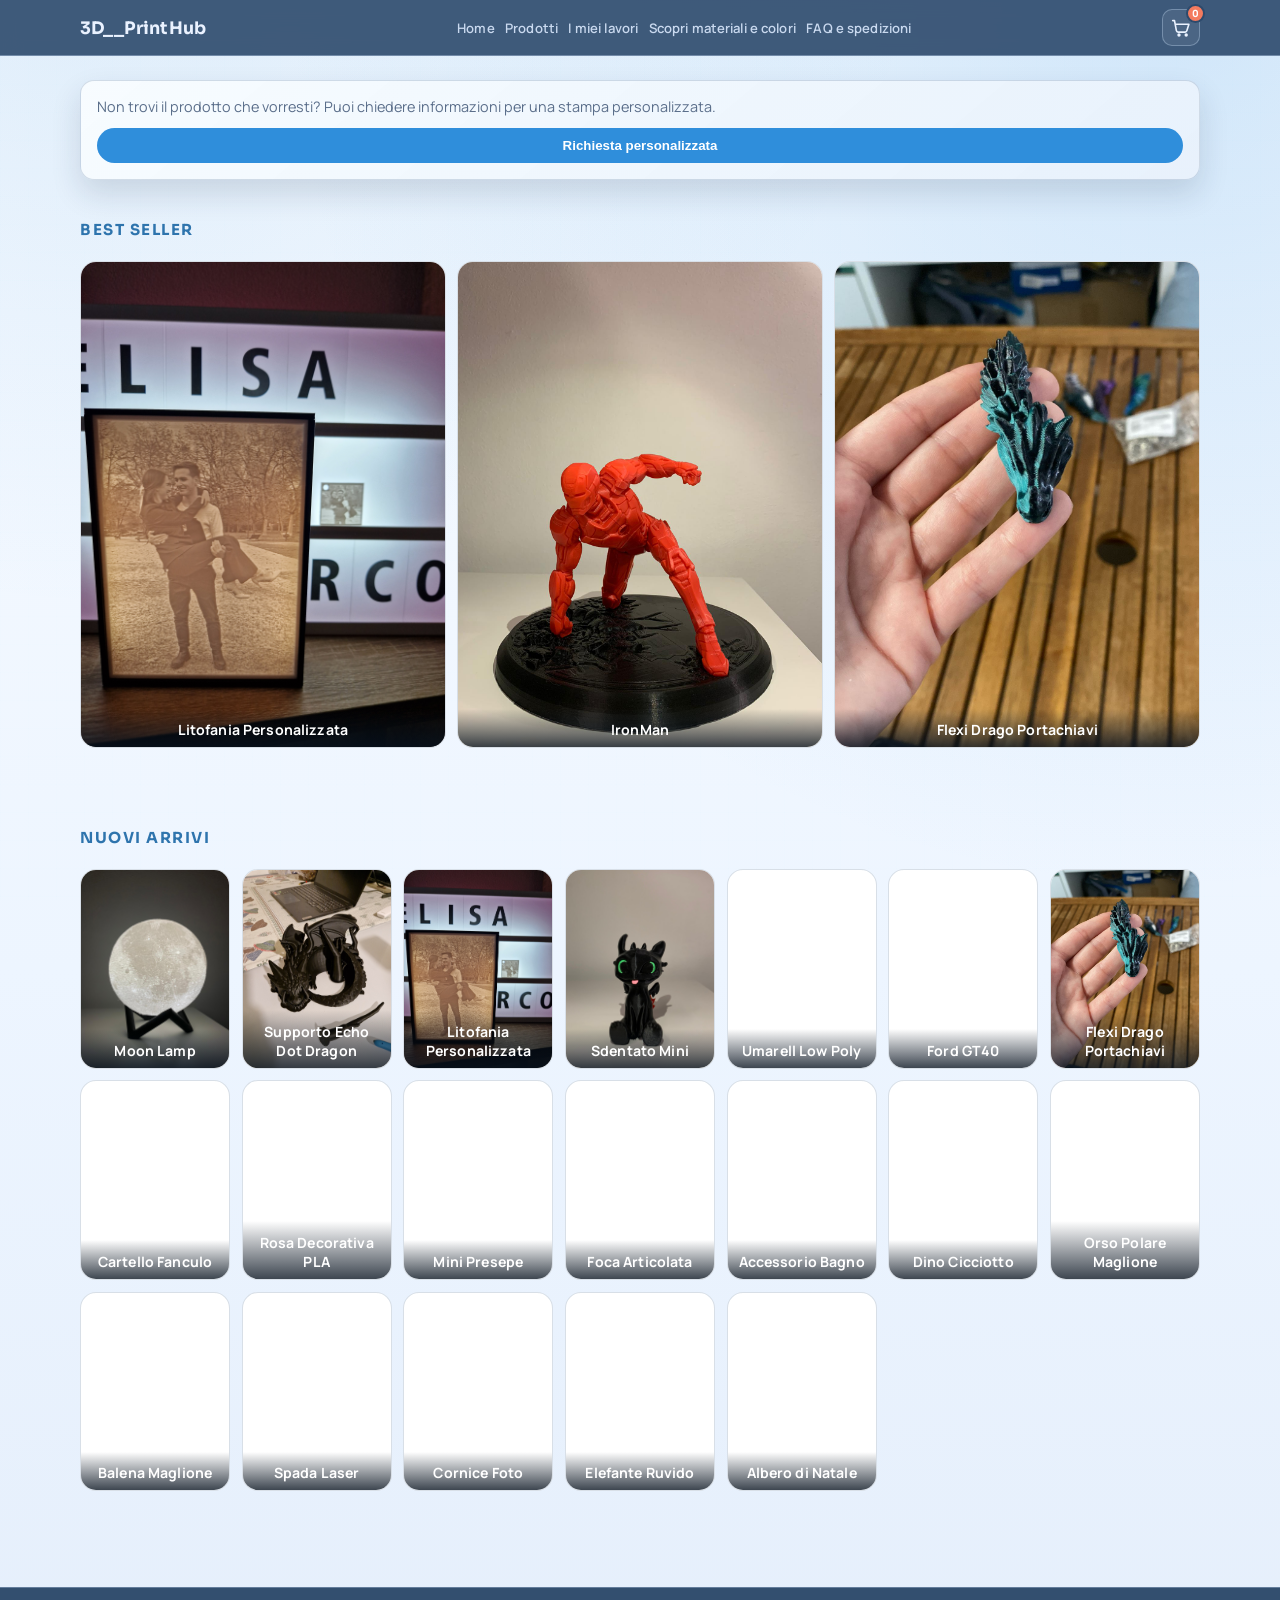
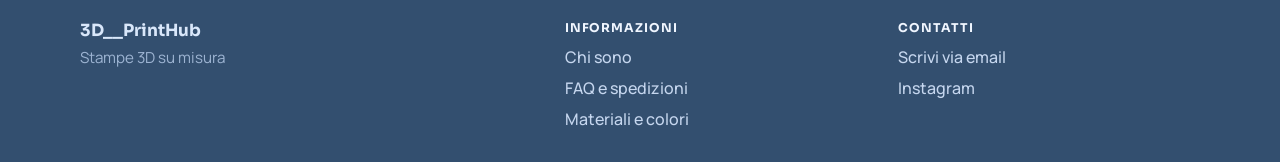
<file: index.html>
<!doctype html>
<html lang="it">
  <head>
    <meta charset="utf-8">
    <meta name="viewport" content="width=device-width, initial-scale=1">
    <title>3D__PrintHub</title>
    <link rel="preconnect" href="https://fonts.googleapis.com">
    <link rel="preconnect" href="https://fonts.gstatic.com" crossorigin>
    <link href="https://fonts.googleapis.com/css2?family=Manrope:wght@400;500;600;700;800&family=Sora:wght@500;600;700&display=swap" rel="stylesheet">
    <link rel="stylesheet" href="app/static/css/site.css">
    <link rel="stylesheet" href="app/static/css/catalog.css">
    <link rel="stylesheet" href="app/static/css/content.css">
    <link rel="stylesheet" href="app/static/css/cards.css">
    <link rel="stylesheet" href="app/static/css/product.css">
    <link rel="stylesheet" href="app/static/css/forms.css">
    <link rel="stylesheet" href="app/static/css/cart.css">
    <link rel="stylesheet" href="app/static/css/responsive.css">
    <link rel="stylesheet" href="app/static/css/footer.css">
  </head>
  <body data-page="home">
    <header class="topbar">
      <div class="container">
        <a class="brand" href="index.html" data-site-name>3D__PrintHub</a>

        <button class="nav-toggle" type="button" aria-label="Apri menu" aria-controls="site-nav" aria-expanded="false"><span></span><span></span><span></span></button>
        <nav class="nav" id="site-nav">
          <a href="index.html">Home</a>
          <a href="products.html">Prodotti</a>
          <a href="works.html">I miei lavori</a>
          <a href="materials.html">Scopri materiali e colori</a>
          <a href="faq.html">FAQ e spedizioni</a>
        </nav>
      </div>
    </header>

    <main class="page">
      <section class="cta-bar">
        <div class="container">
          <p class="cta-note">
            Non trovi il prodotto che vorresti? Puoi chiedere informazioni per una stampa personalizzata.
          </p>
          <button class="btn btn-primary btn-full js-open-custom" type="button">Richiesta personalizzata</button>
        </div>
      </section>

      <section class="featured">
        <div class="container">
          <div class="section-head">
            <h2>Best seller</h2>
          </div>
          <div class="featured-grid" id="best-seller-grid"></div>
        </div>
      </section>

      <section class="featured">
        <div class="container">
          <div class="section-head">
            <h2>Nuovi arrivi</h2>
          </div>
          <div class="featured-grid" id="new-entry-grid"></div>
        </div>
      </section>
    </main>

    <footer class="footer">
      <div class="container">
        <div class="footer-content">
          <div class="footer-brand">
            <strong data-site-name>3D__PrintHub</strong>
            <span class="tagline" data-site-tagline></span>
          </div>
          <section class="footer-group">
            <h2>Informazioni</h2>
            <nav class="footer-links" aria-label="Informazioni">
              <a class="link" href="about.html">Chi sono</a>
              <a class="link" href="faq.html">FAQ e spedizioni</a>
              <a class="link" href="materials.html">Materiali e colori</a>
            </nav>
          </section>
          <section class="footer-group">
            <h2>Contatti</h2>
            <nav class="footer-links" aria-label="Contatti">
              <a class="link" data-site-email href="#">Scrivi via email</a>
              <a class="link" data-site-instagram href="#" target="_blank" rel="noopener">Instagram</a>
            </nav>
          </section>
        </div>
      </div>
    </footer>

    <div class="modal" id="custom-modal" aria-hidden="true">
      <div class="modal-backdrop" data-close></div>
      <div class="modal-card" role="dialog" aria-modal="true" aria-labelledby="custom-title">
        <button class="modal-close" type="button" data-close aria-label="Chiudi">x</button>
        <div class="modal-header">
          <div>
            <h2 id="custom-title">Richiesta personalizzata</h2>
            <p class="modal-subtitle">Raccontami cosa vuoi stampare e ti rispondo via email.</p>
          </div>
        </div>
        <form class="custom-form" id="custom-form">
          <div class="form-grid">
            <label>
              <span>Nome</span>
              <input class="input" type="text" name="name" required>
            </label>
            <label>
              <span>Contatto (email o Instagram)</span>
              <input class="input" type="text" name="contact" required>
            </label>
            <label>
              <span>Tipo di progetto</span>
              <select class="input" name="project_type">
                <option value="">Seleziona</option>
                <option value="regalo">Regalo</option>
                <option value="decorazione">Decorazione</option>
                <option value="miniatura">Miniatura</option>
                <option value="prototipo">Prototipo</option>
                <option value="altro">Altro</option>
              </select>
            </label>
            <label>
              <span>Quantita</span>
              <input class="input" type="number" name="quantity" min="1" placeholder="Es. 1">
            </label>
            <label>
              <span>Colori desiderati</span>
              <input class="input" type="text" name="colors" placeholder="Es. verde acqua, nero">
            </label>
            <label>
              <span>Materiali desiderati</span>
              <input class="input" type="text" name="materials" placeholder="Es. PLA, PETG">
            </label>
            <label>
              <span>Budget indicativo</span>
              <input class="input" type="text" name="budget" placeholder="Es. 30-50 EUR">
            </label>
            <label>
              <span>Tempistica desiderata</span>
              <input class="input" type="text" name="deadline" placeholder="Es. entro 2 settimane">
            </label>
          </div>
          <label>
            <span>Descrizione richiesta</span>
            <textarea class="input input-textarea" name="description" required></textarea>
          </label>
          <label>
            <span>Link o riferimento (opzionale)</span>
            <input class="input" type="text" name="reference_link" placeholder="Es. link a modello o foto">
          </label>
          <div class="form-actions">
            <button class="btn btn-primary" type="submit" data-channel="email">Invia via email</button>
            <button class="btn btn-ghost" type="button" data-channel="instagram">Invia via Instagram</button>
          </div>
          <p class="muted" id="custom-status" hidden>Richiesta inviata.</p>
        </form>
      </div>
    </div>

    <script type="module" src="app/static/js/site.js"></script>
  </body>
</html>
</file>
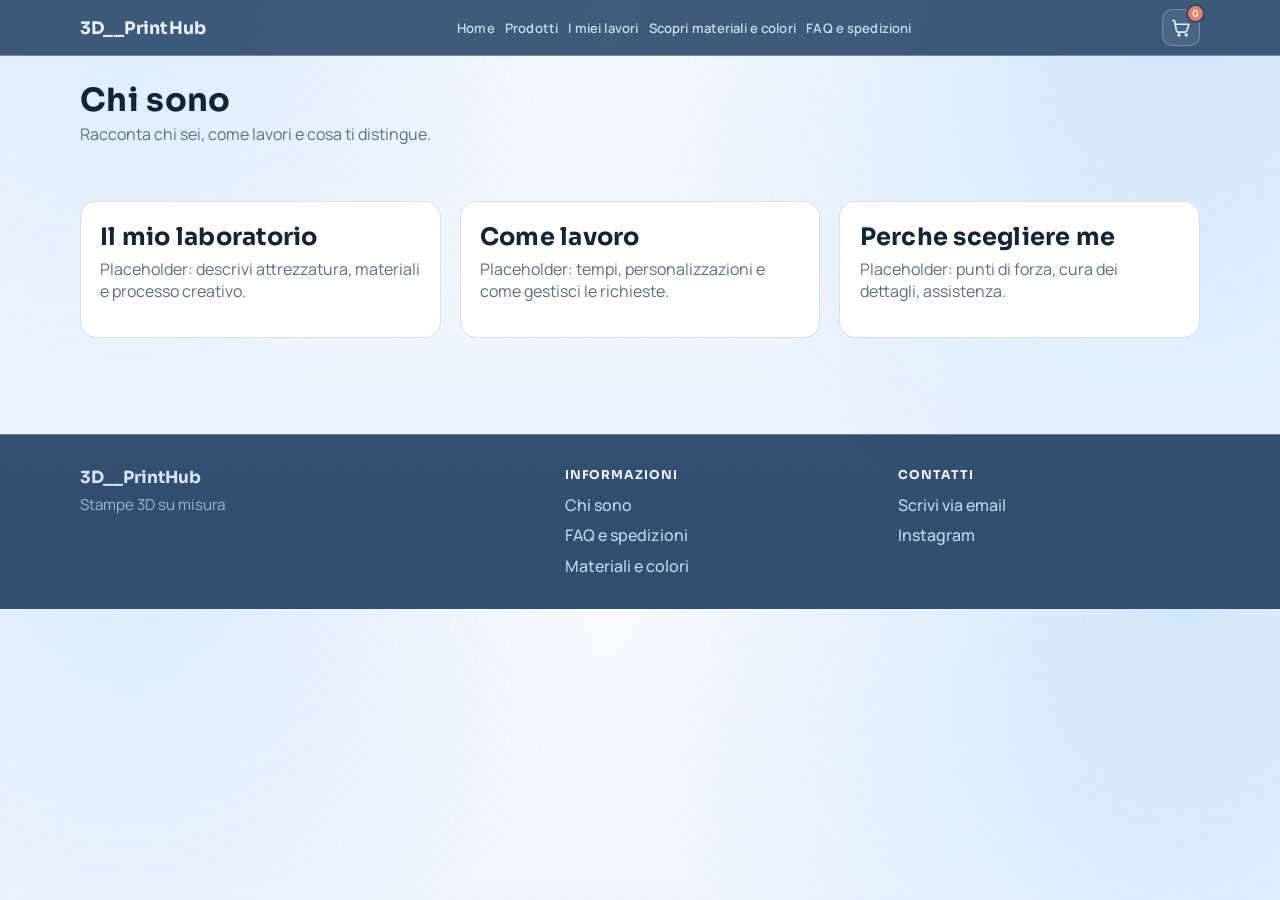
<file: about.html>
<!doctype html>
<html lang="it">
  <head>
    <meta charset="utf-8">
    <meta name="viewport" content="width=device-width, initial-scale=1">
    <title>Chi sono - 3D__PrintHub</title>
    <link rel="preconnect" href="https://fonts.googleapis.com">
    <link rel="preconnect" href="https://fonts.gstatic.com" crossorigin>
    <link href="https://fonts.googleapis.com/css2?family=Manrope:wght@400;500;600;700;800&family=Sora:wght@500;600;700&display=swap" rel="stylesheet">
    <link rel="stylesheet" href="app/static/css/site.css">
    <link rel="stylesheet" href="app/static/css/catalog.css">
    <link rel="stylesheet" href="app/static/css/content.css">
    <link rel="stylesheet" href="app/static/css/cards.css">
    <link rel="stylesheet" href="app/static/css/product.css">
    <link rel="stylesheet" href="app/static/css/forms.css">
    <link rel="stylesheet" href="app/static/css/cart.css">
    <link rel="stylesheet" href="app/static/css/responsive.css">
    <link rel="stylesheet" href="app/static/css/footer.css">
  </head>
  <body data-page="about">
    <header class="topbar">
      <div class="container">
        <a class="brand" href="index.html" data-site-name>3D__PrintHub</a>
        <button class="nav-toggle" type="button" aria-label="Apri menu" aria-controls="site-nav" aria-expanded="false"><span></span><span></span><span></span></button>
        <nav class="nav" id="site-nav">
          <a href="index.html">Home</a>
          <a href="products.html">Prodotti</a>
          <a href="works.html">I miei lavori</a>
          <a href="materials.html">Scopri materiali e colori</a>
          <a href="faq.html">FAQ e spedizioni</a>
        </nav>
      </div>
    </header>

    <main class="page">
      <section class="page-head">
        <div class="container">
          <h1>Chi sono</h1>
          <p>Racconta chi sei, come lavori e cosa ti distingue.</p>
        </div>
      </section>

      <section class="about">
        <div class="container about-grid">
          <div class="about-card">
            <h2>Il mio laboratorio</h2>
            <p>Placeholder: descrivi attrezzatura, materiali e processo creativo.</p>
          </div>
          <div class="about-card">
            <h2>Come lavoro</h2>
            <p>Placeholder: tempi, personalizzazioni e come gestisci le richieste.</p>
          </div>
          <div class="about-card">
            <h2>Perche scegliere me</h2>
            <p>Placeholder: punti di forza, cura dei dettagli, assistenza.</p>
          </div>
        </div>
      </section>
    </main>

    <footer class="footer">
      <div class="container">
        <div class="footer-content">
          <div class="footer-brand">
            <strong data-site-name>3D__PrintHub</strong>
            <span class="tagline" data-site-tagline></span>
          </div>
          <section class="footer-group">
            <h2>Informazioni</h2>
            <nav class="footer-links" aria-label="Informazioni">
              <a class="link" href="about.html">Chi sono</a>
              <a class="link" href="faq.html">FAQ e spedizioni</a>
              <a class="link" href="materials.html">Materiali e colori</a>
            </nav>
          </section>
          <section class="footer-group">
            <h2>Contatti</h2>
            <nav class="footer-links" aria-label="Contatti">
              <a class="link" data-site-email href="#">Scrivi via email</a>
              <a class="link" data-site-instagram href="#" target="_blank" rel="noopener">Instagram</a>
            </nav>
          </section>
        </div>
      </div>
    </footer>

    <script type="module" src="app/static/js/site.js"></script>
  </body>
</html>
</file>
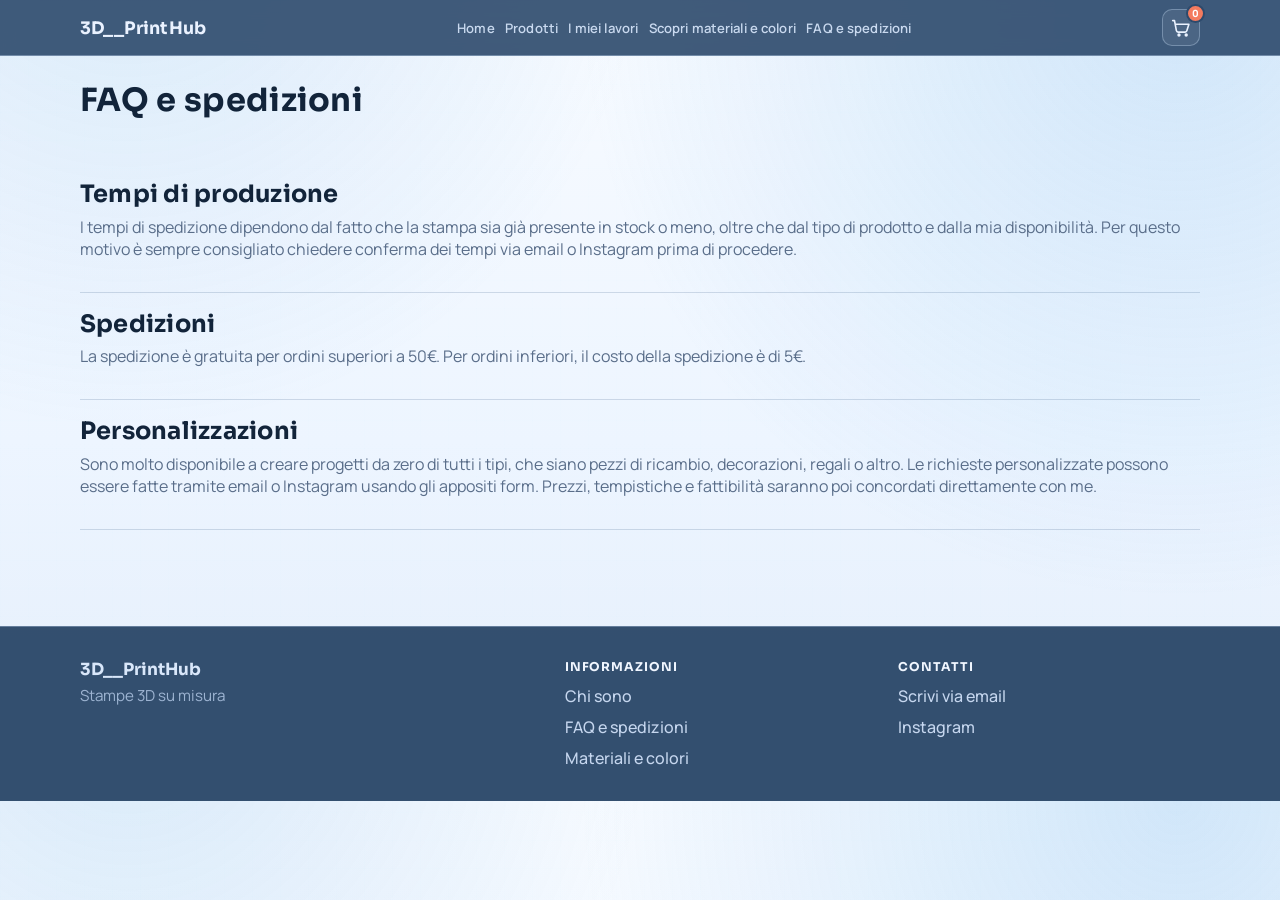
<file: faq.html>
<!doctype html>
<html lang="it">
  <head>
    <meta charset="utf-8">
    <meta name="viewport" content="width=device-width, initial-scale=1">
    <title>FAQ e spedizioni - 3D__PrintHub</title>
    <link rel="preconnect" href="https://fonts.googleapis.com">
    <link rel="preconnect" href="https://fonts.gstatic.com" crossorigin>
    <link href="https://fonts.googleapis.com/css2?family=Manrope:wght@400;500;600;700;800&family=Sora:wght@500;600;700&display=swap" rel="stylesheet">
    <link rel="stylesheet" href="app/static/css/site.css">
    <link rel="stylesheet" href="app/static/css/catalog.css">
    <link rel="stylesheet" href="app/static/css/content.css">
    <link rel="stylesheet" href="app/static/css/cards.css">
    <link rel="stylesheet" href="app/static/css/product.css">
    <link rel="stylesheet" href="app/static/css/forms.css">
    <link rel="stylesheet" href="app/static/css/cart.css">
    <link rel="stylesheet" href="app/static/css/responsive.css">
    <link rel="stylesheet" href="app/static/css/footer.css">
  </head>
  <body data-page="faq">
    <header class="topbar">
      <div class="container">
        <a class="brand" href="index.html" data-site-name>3D__PrintHub</a>

        <button class="nav-toggle" type="button" aria-label="Apri menu" aria-controls="site-nav" aria-expanded="false"><span></span><span></span><span></span></button>
        <nav class="nav" id="site-nav">
          <a href="index.html">Home</a>
          <a href="products.html">Prodotti</a>
          <a href="works.html">I miei lavori</a>
          <a href="materials.html">Scopri materiali e colori</a>
          <a href="faq.html">FAQ e spedizioni</a>
        </nav>
      </div>
    </header>

    <main class="page">
      <section class="page-head">
        <div class="container">
          <h1>FAQ e spedizioni</h1>
        </div>
      </section>

      <section class="faq">
        <div class="container">
          <div class="faq-item">
            <h2>Tempi di produzione</h2>
            <p>I tempi di spedizione dipendono dal fatto che la stampa sia già presente in stock o meno, oltre che dal tipo di prodotto e dalla mia disponibilità. Per questo motivo è sempre consigliato chiedere conferma dei tempi via email o Instagram prima di procedere.</p>
          </div>
          <div class="faq-item">
            <h2>Spedizioni</h2>
            <p>La spedizione è gratuita per ordini superiori a 50€. Per ordini inferiori, il costo della spedizione è di 5€.</p>
          </div>
          <div class="faq-item">
            <h2>Personalizzazioni</h2>
            <p>Sono molto disponibile a creare progetti da zero di tutti i tipi, che siano pezzi di ricambio, decorazioni, regali o altro. Le richieste personalizzate possono essere fatte tramite email o Instagram usando gli appositi form. Prezzi, tempistiche e fattibilità saranno poi concordati direttamente con me.</p>
          </div>
        </div>
      </section>
    </main>

    <footer class="footer">
      <div class="container">
        <div class="footer-content">
          <div class="footer-brand">
            <strong data-site-name>3D__PrintHub</strong>
            <span class="tagline" data-site-tagline></span>
          </div>
          <section class="footer-group">
            <h2>Informazioni</h2>
            <nav class="footer-links" aria-label="Informazioni">
              <a class="link" href="about.html">Chi sono</a>
              <a class="link" href="faq.html">FAQ e spedizioni</a>
              <a class="link" href="materials.html">Materiali e colori</a>
            </nav>
          </section>
          <section class="footer-group">
            <h2>Contatti</h2>
            <nav class="footer-links" aria-label="Contatti">
              <a class="link" data-site-email href="#">Scrivi via email</a>
              <a class="link" data-site-instagram href="#" target="_blank" rel="noopener">Instagram</a>
            </nav>
          </section>
        </div>
      </div>
    </footer>

    <script type="module" src="app/static/js/site.js"></script>
  </body>
</html>
</file>
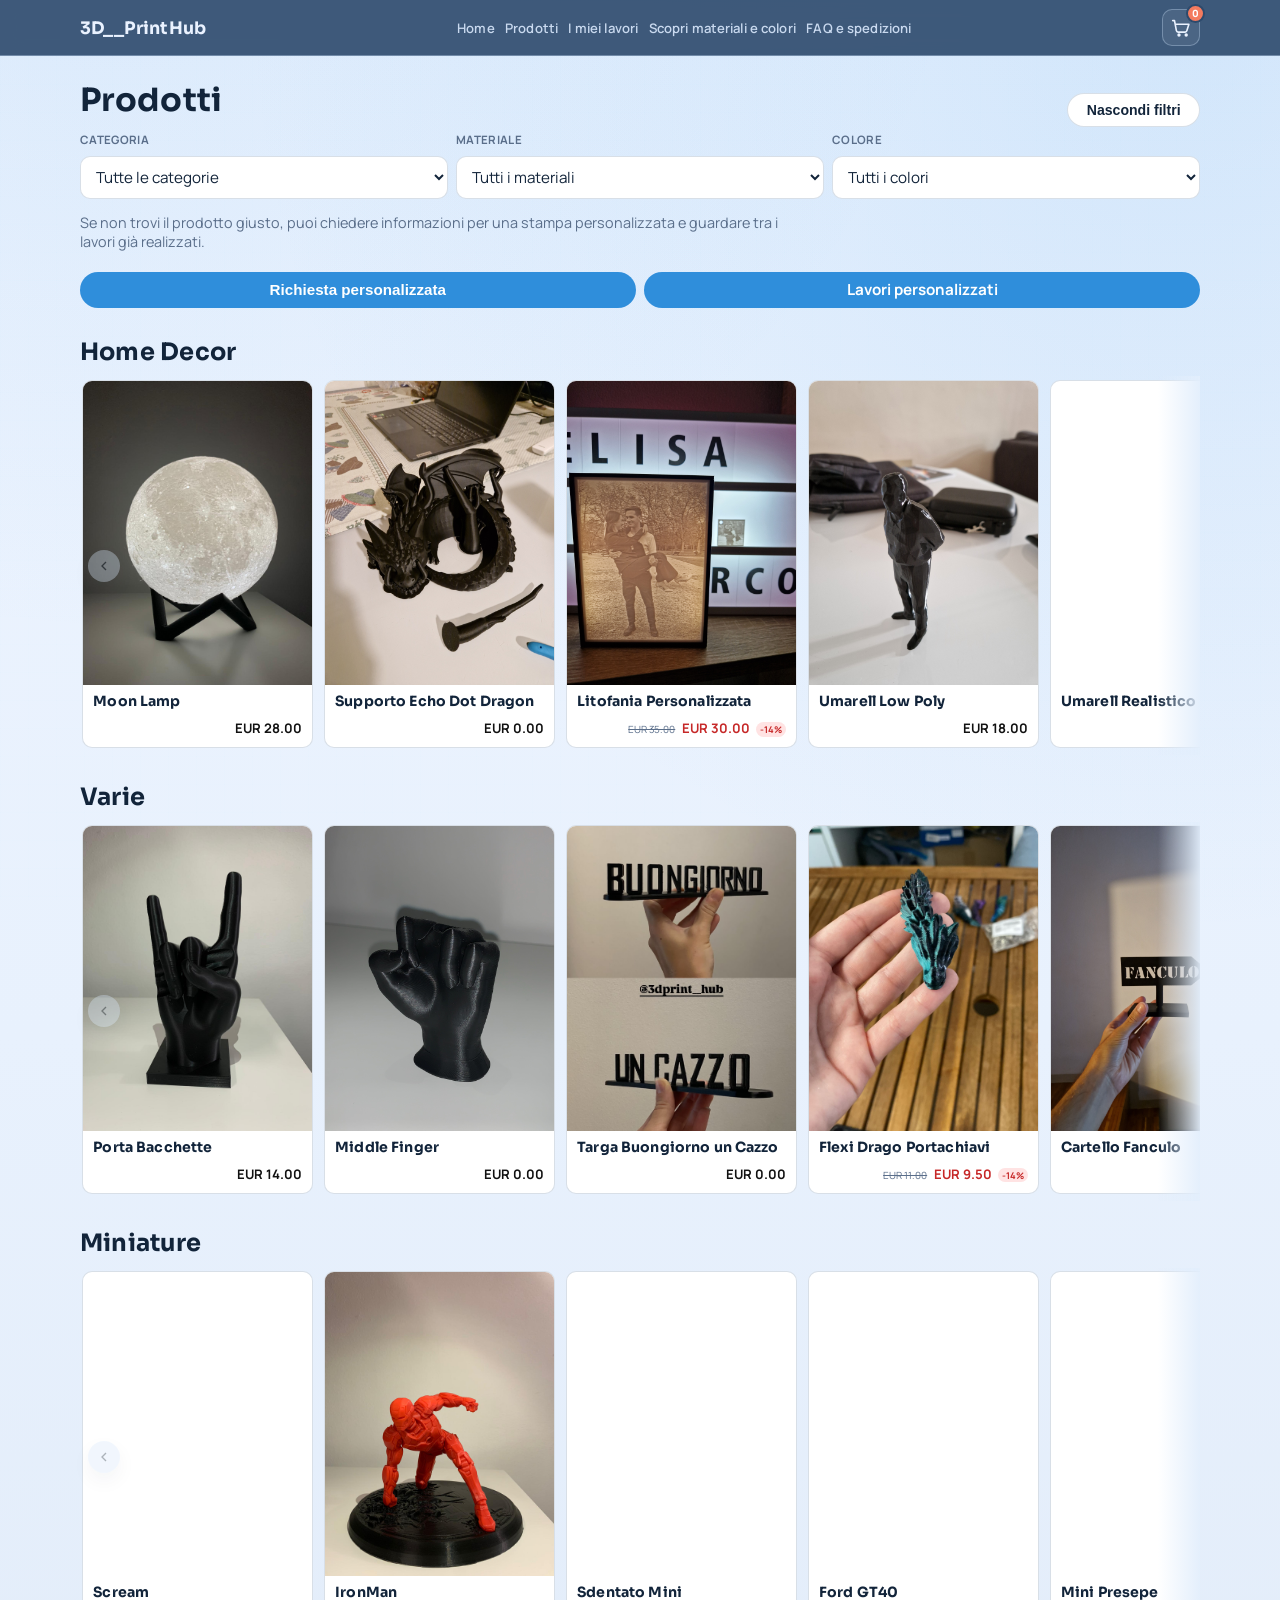
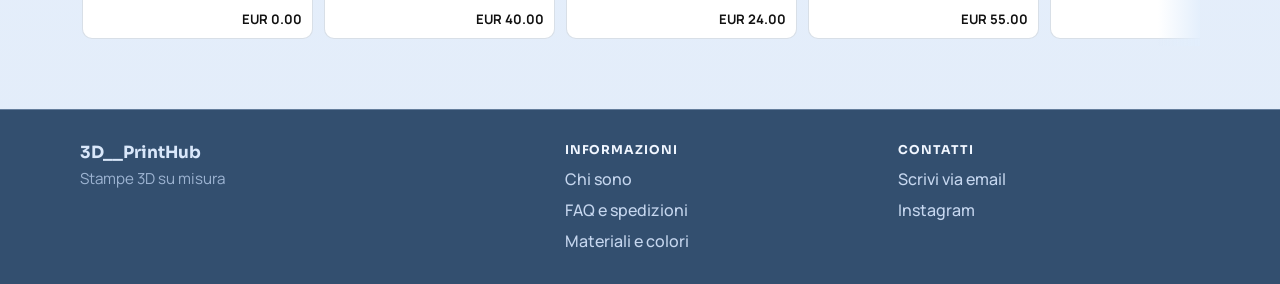
<file: product.html>
<!doctype html>
<html lang="it">
  <head>
    <meta charset="utf-8">
    <meta name="viewport" content="width=device-width, initial-scale=1">
    <title>Prodotto - 3D__PrintHub</title>
    <link rel="preconnect" href="https://fonts.googleapis.com">
    <link rel="preconnect" href="https://fonts.gstatic.com" crossorigin>
    <link href="https://fonts.googleapis.com/css2?family=Manrope:wght@400;500;600;700;800&family=Sora:wght@500;600;700&display=swap" rel="stylesheet">
    <link rel="stylesheet" href="app/static/css/site.css">
    <link rel="stylesheet" href="app/static/css/catalog.css">
    <link rel="stylesheet" href="app/static/css/content.css">
    <link rel="stylesheet" href="app/static/css/cards.css">
    <link rel="stylesheet" href="app/static/css/product.css">
    <link rel="stylesheet" href="app/static/css/forms.css">
    <link rel="stylesheet" href="app/static/css/cart.css">
    <link rel="stylesheet" href="app/static/css/responsive.css">
    <link rel="stylesheet" href="app/static/css/footer.css">
  </head>
  <body data-page="product">
    <header class="topbar">
      <div class="container">
        <a class="brand" href="index.html" data-site-name>3D__PrintHub</a>
        <button class="nav-toggle" type="button" aria-label="Apri menu" aria-controls="site-nav" aria-expanded="false"><span></span><span></span><span></span></button>
        <nav class="nav" id="site-nav">
          <a href="index.html">Home</a>
          <a href="products.html">Prodotti</a>
          <a href="works.html">I miei lavori</a>
          <a href="materials.html">Scopri materiali e colori</a>
          <a href="faq.html">FAQ e spedizioni</a>
        </nav>
      </div>
    </header>

    <main class="page">
      <section class="product product-full">
        <div class="container product-grid">
          <div class="product-media">
            <div class="main-image">
              <img id="main-image" alt="" hidden>
              <div class="gallery-placeholder" id="gallery-placeholder" hidden>Foto principale</div>
              <p id="image-note" class="image-note"></p>
            </div>

            <div class="mini-gallery-wrap" id="mini-gallery-wrap" hidden>
              <div class="mini-gallery" id="mini-gallery"></div>
            </div>
            <div class="gallery-dots" id="gallery-dots" hidden></div>

            <div class="specs">
              <div class="option-group" id="color-option-group" role="group" aria-labelledby="color-option-title">
                <div class="option-heading">
                  <h3 id="color-option-title"><span class="option-step">1</span>Scegli il colore</h3>
                  <span class="option-required">Richiesto</span>
                </div>
                <p class="option-selection-state" id="color-selection-state">Seleziona un colore</p>
                <select class="input product-option-select" id="color-select" aria-labelledby="color-option-title" aria-describedby="color-selection-state" required>
                  <option value="">Scegli il colore</option>
                </select>
              </div>
              <div class="option-group" id="material-option-group" role="group" aria-labelledby="material-option-title">
                <div class="option-heading">
                  <h3 id="material-option-title"><span class="option-step">2</span>Scegli il materiale</h3>
                  <span class="option-required">Richiesto</span>
                </div>
                <p class="option-selection-state" id="material-selection-state">Seleziona un materiale</p>
                <select class="input product-option-select" id="material-select" aria-labelledby="material-option-title" aria-describedby="material-selection-state" required>
                  <option value="">Scegli il materiale</option>
                </select>
              </div>
              <p class="variant-selection-status" id="variant-selection-status" role="status" aria-live="polite">Scegli un colore e un materiale per aggiungere il prodotto al carrello.</p>
            </div>

            <div class="product-sheet">
              <h3>Scheda prodotto</h3>
              <div class="sheet-grid">
                <div class="sheet-item">
                  <span>Dimensioni indicative</span>
                  <strong id="product-dimensions"></strong>
                </div>
                <div class="sheet-item">
                  <span>Disponibilita</span>
                  <strong id="product-availability-text"></strong>
                </div>
                <div class="sheet-item" id="product-shipping" hidden>
                  <span>Tempi di spedizione</span>
                  <strong id="product-shipping-time"></strong>
                </div>
                <p class="sheet-note" id="product-shipping-note"></p>
              </div>
            </div>

            <div class="cta">
              <button class="btn btn-primary product-add-to-cart" type="button" data-add-to-cart aria-describedby="variant-selection-status" disabled>Aggiungi al carrello</button>
            </div>

            <div class="reviews reviews-inline">
              <div class="reviews-head">
                <h2>Recensioni</h2>
              </div>
              <div class="reviews-summary">
                <span class="reviews-count" id="reviews-count">0 recensioni</span>
              </div>
              <p class="muted">Recensioni raccolte e pubblicate manualmente.</p>
              <div class="review-list" id="review-list"></div>
              <p class="muted" id="review-empty" hidden>Nessuna recensione approvata al momento.</p>
            </div>
          </div>

          <div class="product-info">
            <div class="product-top-head">
              <h1 id="product-title">Prodotto</h1>
              <div class="product-price-side">
                <div class="price-block" id="price-block">
                  <span id="price-old" class="price-old" style="display:none;"></span>
                  <span id="price-current" class="price-current">EUR 0.00</span>
                  <span id="price-discount" class="price-discount" style="display:none;"></span>
                </div>
                <span class="badge availability-inline" id="product-availability" hidden></span>
              </div>
            </div>
            <p id="product-description" class="product-short"></p>
          </div>
        </div>

        <div class="container related-products" id="related-products" hidden>
          <div class="section-head">
            <h2>Prodotti simili</h2>
          </div>
          <div class="category-carousel" data-product-carousel>
            <button class="mini-scroll prev" type="button" aria-label="Scorri a sinistra" data-scroll="prev">
              <svg viewBox="0 0 24 24" fill="none" stroke="currentColor" stroke-width="2" aria-hidden="true">
                <path d="M15 6l-6 6 6 6"></path>
              </svg>
            </button>
            <div class="product-track" id="related-track"></div>
            <button class="mini-scroll next" type="button" aria-label="Scorri a destra" data-scroll="next">
              <svg viewBox="0 0 24 24" fill="none" stroke="currentColor" stroke-width="2" aria-hidden="true">
                <path d="M9 6l6 6-6 6"></path>
              </svg>
            </button>
          </div>
        </div>
      </section>
    </main>

    <div class="product-sticky-cta" id="product-sticky-cta" hidden>
      <div class="product-sticky-inner">
        <div class="product-sticky-price">
          <span class="product-sticky-label">Prezzo da</span>
          <div class="price-block" id="sticky-price-block">
            <span id="sticky-price-old" class="price-old" style="display:none;"></span>
            <span id="sticky-price-current" class="price-current">EUR 0.00</span>
            <span id="sticky-price-discount" class="price-discount" style="display:none;"></span>
          </div>
          <span class="product-sticky-selection-hint" id="sticky-selection-hint">Seleziona colore e materiale</span>
        </div>
        <button class="btn btn-primary product-add-to-cart" type="button" data-add-to-cart aria-describedby="variant-selection-status" disabled>Aggiungi al carrello</button>
      </div>
    </div>

    <footer class="footer">
      <div class="container">
        <div class="footer-content">
          <div class="footer-brand">
            <strong data-site-name>3D__PrintHub</strong>
            <span class="tagline" data-site-tagline></span>
          </div>
          <section class="footer-group">
            <h2>Informazioni</h2>
            <nav class="footer-links" aria-label="Informazioni">
              <a class="link" href="about.html">Chi sono</a>
              <a class="link" href="faq.html">FAQ e spedizioni</a>
              <a class="link" href="materials.html">Materiali e colori</a>
            </nav>
          </section>
          <section class="footer-group">
            <h2>Contatti</h2>
            <nav class="footer-links" aria-label="Contatti">
              <a class="link" data-site-email href="#">Scrivi via email</a>
              <a class="link" data-site-instagram href="#" target="_blank" rel="noopener">Instagram</a>
            </nav>
          </section>
        </div>
      </div>
    </footer>

    <div class="lightbox" id="product-lightbox">
      <div class="lightbox-backdrop" data-close></div>
      <div class="lightbox-content">
        <button class="lightbox-close" type="button" data-close>x</button>
        <img id="product-lightbox-image" src="" alt="">
      </div>
    </div>

    <div class="modal" id="custom-modal" aria-hidden="true">
      <div class="modal-backdrop" data-close></div>
      <div class="modal-card" role="dialog" aria-modal="true" aria-labelledby="custom-title">
        <button class="modal-close" type="button" data-close aria-label="Chiudi">x</button>
        <div class="modal-header">
          <div>
            <h2 id="custom-title">Richiesta personalizzata</h2>
            <p class="modal-subtitle">Raccontami cosa vuoi stampare e ti rispondo via email.</p>
          </div>
        </div>
        <form class="custom-form" id="custom-form">
          <div class="form-grid">
            <label>
              <span>Nome</span>
              <input class="input" type="text" name="name" required>
            </label>
            <label>
              <span>Contatto (email o Instagram)</span>
              <input class="input" type="text" name="contact" required>
            </label>
            <label>
              <span>Tipo di progetto</span>
              <select class="input" name="project_type">
                <option value="">Seleziona</option>
                <option value="regalo">Regalo</option>
                <option value="decorazione">Decorazione</option>
                <option value="miniatura">Miniatura</option>
                <option value="prototipo">Prototipo</option>
                <option value="altro">Altro</option>
              </select>
            </label>
            <label>
              <span>Quantita</span>
              <input class="input" type="number" name="quantity" min="1" placeholder="Es. 1">
            </label>
            <label>
              <span>Colori desiderati</span>
              <input class="input" type="text" name="colors" placeholder="Es. verde acqua, nero">
            </label>
            <label>
              <span>Materiali desiderati</span>
              <input class="input" type="text" name="materials" placeholder="Es. PLA, PETG">
            </label>
            <label>
              <span>Budget indicativo</span>
              <input class="input" type="text" name="budget" placeholder="Es. 30-50 EUR">
            </label>
            <label>
              <span>Tempistica desiderata</span>
              <input class="input" type="text" name="deadline" placeholder="Es. entro 2 settimane">
            </label>
          </div>
          <label>
            <span>Descrizione richiesta</span>
            <textarea class="input input-textarea" name="description" required></textarea>
          </label>
          <label>
            <span>Link o riferimento (opzionale)</span>
            <input class="input" type="text" name="reference_link" placeholder="Es. link a modello o foto">
          </label>
          <div class="form-actions">
            <button class="btn btn-primary" type="submit" data-channel="email">Invia via email</button>
            <button class="btn btn-ghost" type="button" data-channel="instagram">Invia via Instagram</button>
          </div>
          <p class="muted" id="custom-status" hidden>Richiesta inviata.</p>
        </form>
      </div>
    </div>

    <script type="module" src="app/static/js/site.js"></script>
  </body>
</html>
</file>
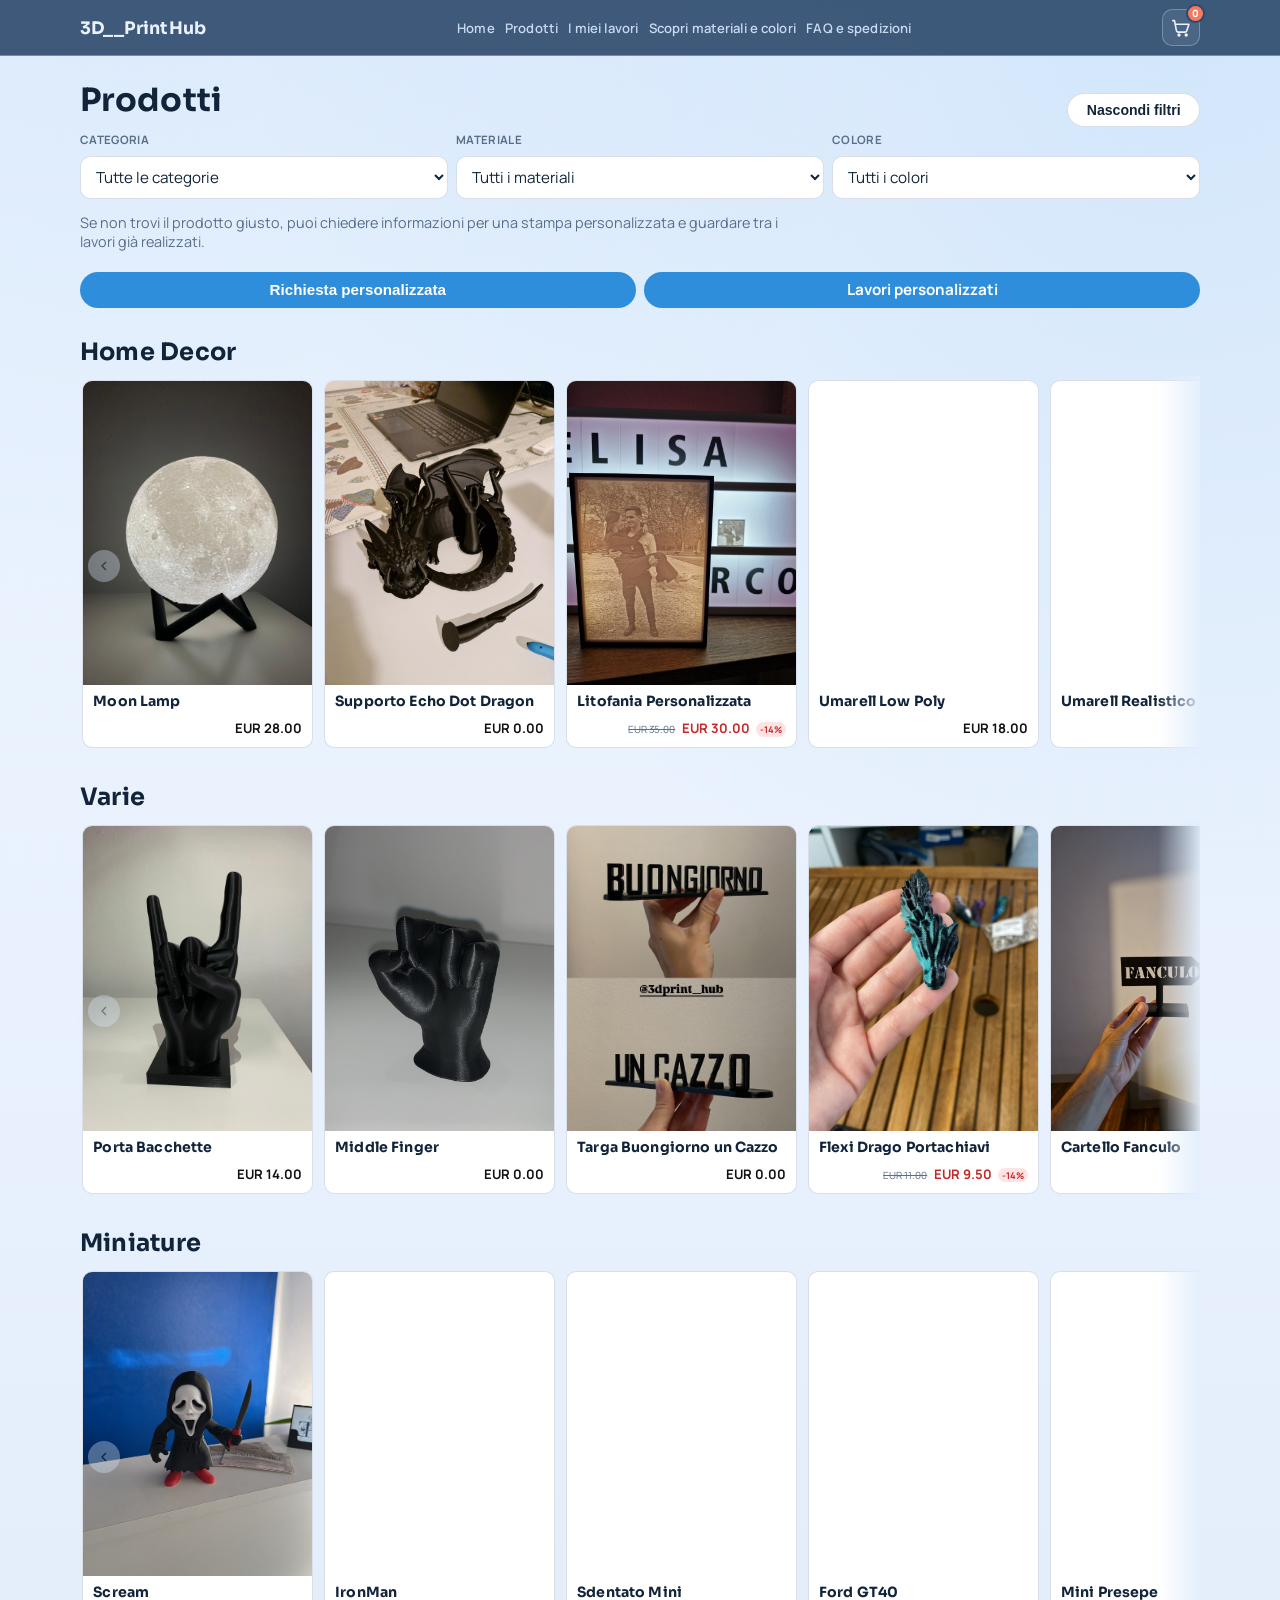
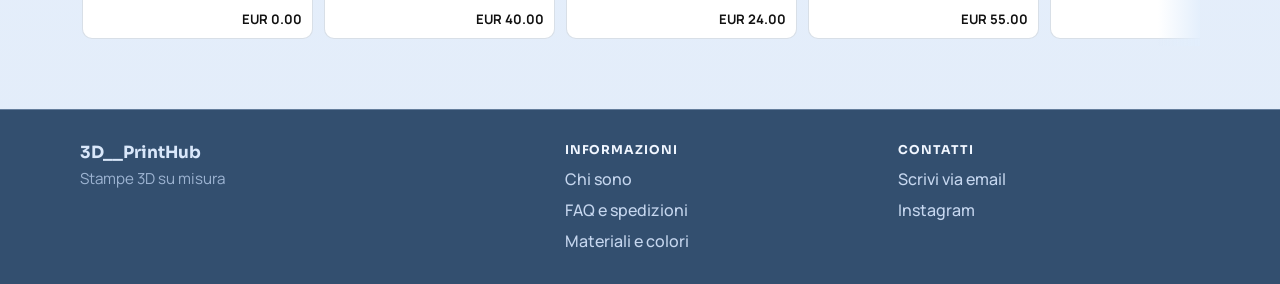
<file: products.html>
<!doctype html>
<html lang="it">
  <head>
    <meta charset="utf-8">
    <meta name="viewport" content="width=device-width, initial-scale=1">
    <title>Prodotti - 3D__PrintHub</title>
    <link rel="preconnect" href="https://fonts.googleapis.com">
    <link rel="preconnect" href="https://fonts.gstatic.com" crossorigin>
    <link href="https://fonts.googleapis.com/css2?family=Manrope:wght@400;500;600;700;800&family=Sora:wght@500;600;700&display=swap" rel="stylesheet">
    <link rel="stylesheet" href="app/static/css/site.css">
    <link rel="stylesheet" href="app/static/css/catalog.css">
    <link rel="stylesheet" href="app/static/css/content.css">
    <link rel="stylesheet" href="app/static/css/cards.css">
    <link rel="stylesheet" href="app/static/css/product.css">
    <link rel="stylesheet" href="app/static/css/forms.css">
    <link rel="stylesheet" href="app/static/css/cart.css">
    <link rel="stylesheet" href="app/static/css/responsive.css">
    <link rel="stylesheet" href="app/static/css/footer.css">
  </head>
  <body data-page="products">
    <header class="topbar">
      <div class="container">
        <a class="brand" href="index.html" data-site-name>3D__PrintHub</a>

        <button class="nav-toggle" type="button" aria-label="Apri menu" aria-controls="site-nav" aria-expanded="false"><span></span><span></span><span></span></button>
        <nav class="nav" id="site-nav">
          <a href="index.html">Home</a>
          <a href="products.html">Prodotti</a>
          <a href="works.html">I miei lavori</a>
          <a href="materials.html">Scopri materiali e colori</a>
          <a href="faq.html">FAQ e spedizioni</a>
        </nav>
      </div>
    </header>

    <main class="page">
      <section class="page-head">
        <div class="container">
          <h1>Prodotti</h1>
          <button class="btn btn-ghost btn-sm filter-toggle" type="button" id="toggle-filters" aria-expanded="false">Mostra filtri</button>
          <div class="quick-filters" id="quick-filters"></div>
          <div class="cta">
            <p class="cta-note">
              Se non trovi il prodotto giusto, puoi chiedere informazioni per una stampa personalizzata
              e guardare tra i lavori già realizzati.
            </p>
            <div class="cta-buttons">
              <button class="btn btn-primary js-open-custom" type="button">Richiesta personalizzata</button>
              <a class="btn btn-primary" href="works.html">Lavori personalizzati</a>
            </div>
          </div>
          <p class="muted filter-note" id="filter-note" hidden>
            Filtro attivo: <span id="filter-text"></span>
            - <a class="link filter-clear" href="products.html">Rimuovi filtri</a>
          </p>
        </div>
      </section>

      <div id="products-content"></div>
    </main>

    <footer class="footer">
      <div class="container">
        <div class="footer-content">
          <div class="footer-brand">
            <strong data-site-name>3D__PrintHub</strong>
            <span class="tagline" data-site-tagline></span>
          </div>
          <section class="footer-group">
            <h2>Informazioni</h2>
            <nav class="footer-links" aria-label="Informazioni">
              <a class="link" href="about.html">Chi sono</a>
              <a class="link" href="faq.html">FAQ e spedizioni</a>
              <a class="link" href="materials.html">Materiali e colori</a>
            </nav>
          </section>
          <section class="footer-group">
            <h2>Contatti</h2>
            <nav class="footer-links" aria-label="Contatti">
              <a class="link" data-site-email href="#">Scrivi via email</a>
              <a class="link" data-site-instagram href="#" target="_blank" rel="noopener">Instagram</a>
            </nav>
          </section>
        </div>
      </div>
    </footer>

    <div class="modal" id="custom-modal" aria-hidden="true">
      <div class="modal-backdrop" data-close></div>
      <div class="modal-card" role="dialog" aria-modal="true" aria-labelledby="custom-title">
        <button class="modal-close" type="button" data-close aria-label="Chiudi">x</button>
        <div class="modal-header">
          <div>
            <h2 id="custom-title">Richiesta personalizzata</h2>
            <p class="modal-subtitle">Raccontami cosa vuoi stampare e ti rispondo via email.</p>
          </div>
        </div>
        <form class="custom-form" id="custom-form">
          <div class="form-grid">
            <label>
              <span>Nome</span>
              <input class="input" type="text" name="name" required>
            </label>
            <label>
              <span>Contatto (email o Instagram)</span>
              <input class="input" type="text" name="contact" required>
            </label>
            <label>
              <span>Tipo di progetto</span>
              <select class="input" name="project_type">
                <option value="">Seleziona</option>
                <option value="regalo">Regalo</option>
                <option value="decorazione">Decorazione</option>
                <option value="miniatura">Miniatura</option>
                <option value="prototipo">Prototipo</option>
                <option value="altro">Altro</option>
              </select>
            </label>
            <label>
              <span>Quantita</span>
              <input class="input" type="number" name="quantity" min="1" placeholder="Es. 1">
            </label>
            <label>
              <span>Colori desiderati</span>
              <input class="input" type="text" name="colors" placeholder="Es. verde acqua, nero">
            </label>
            <label>
              <span>Materiali desiderati</span>
              <input class="input" type="text" name="materials" placeholder="Es. PLA, PETG">
            </label>
            <label>
              <span>Budget indicativo</span>
              <input class="input" type="text" name="budget" placeholder="Es. 30-50 EUR">
            </label>
            <label>
              <span>Tempistica desiderata</span>
              <input class="input" type="text" name="deadline" placeholder="Es. entro 2 settimane">
            </label>
          </div>
          <label>
            <span>Descrizione richiesta</span>
            <textarea class="input input-textarea" name="description" required></textarea>
          </label>
          <label>
            <span>Link o riferimento (opzionale)</span>
            <input class="input" type="text" name="reference_link" placeholder="Es. link a modello o foto">
          </label>
          <div class="form-actions">
            <button class="btn btn-primary" type="submit" data-channel="email">Invia via email</button>
            <button class="btn btn-ghost" type="button" data-channel="instagram">Invia via Instagram</button>
          </div>
          <p class="muted" id="custom-status" hidden>Richiesta inviata.</p>
        </form>
      </div>
    </div>

    <script type="module" src="app/static/js/site.js"></script>
  </body>
</html>
</file>
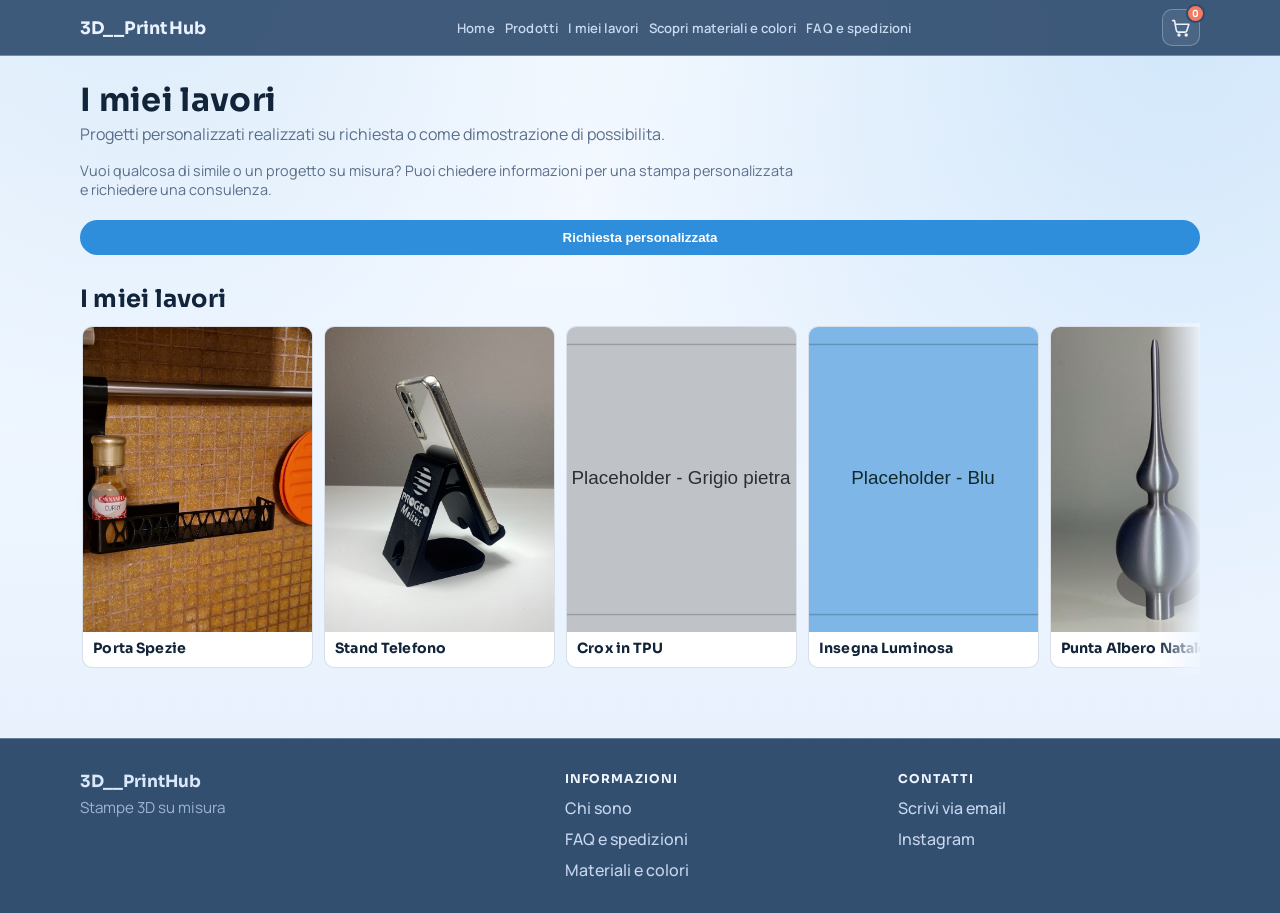
<file: works.html>
<!doctype html>
<html lang="it">
  <head>
    <meta charset="utf-8">
    <meta name="viewport" content="width=device-width, initial-scale=1">
    <title>I miei lavori - 3D__PrintHub</title>
    <link rel="preconnect" href="https://fonts.googleapis.com">
    <link rel="preconnect" href="https://fonts.gstatic.com" crossorigin>
    <link href="https://fonts.googleapis.com/css2?family=Manrope:wght@400;500;600;700;800&family=Sora:wght@500;600;700&display=swap" rel="stylesheet">
    <link rel="stylesheet" href="app/static/css/site.css">
    <link rel="stylesheet" href="app/static/css/catalog.css">
    <link rel="stylesheet" href="app/static/css/content.css">
    <link rel="stylesheet" href="app/static/css/cards.css">
    <link rel="stylesheet" href="app/static/css/product.css">
    <link rel="stylesheet" href="app/static/css/forms.css">
    <link rel="stylesheet" href="app/static/css/cart.css">
    <link rel="stylesheet" href="app/static/css/responsive.css">
    <link rel="stylesheet" href="app/static/css/footer.css">
  </head>
  <body data-page="works">
    <header class="topbar">
      <div class="container">
        <a class="brand" href="index.html" data-site-name>3D__PrintHub</a>

        <button class="nav-toggle" type="button" aria-label="Apri menu" aria-controls="site-nav" aria-expanded="false"><span></span><span></span><span></span></button>
        <nav class="nav" id="site-nav">
          <a href="index.html">Home</a>
          <a href="products.html">Prodotti</a>
          <a href="works.html">I miei lavori</a>
          <a href="materials.html">Scopri materiali e colori</a>
          <a href="faq.html">FAQ e spedizioni</a>
        </nav>
      </div>
    </header>

    <main class="page">
      <section class="page-head">
        <div class="container">
          <h1>I miei lavori</h1>
          <p>Progetti personalizzati realizzati su richiesta o come dimostrazione di possibilita.</p>
          <div class="cta">
            <p class="cta-note">
              Vuoi qualcosa di simile o un progetto su misura? Puoi chiedere informazioni per una stampa personalizzata
              e richiedere una consulenza.
            </p>
            <button class="btn btn-primary btn-full js-open-custom" type="button">Richiesta personalizzata</button>
          </div>
        </div>
      </section>

      <div id="works-content"></div>
    </main>

    <footer class="footer">
      <div class="container">
        <div class="footer-content">
          <div class="footer-brand">
            <strong data-site-name>3D__PrintHub</strong>
            <span class="tagline" data-site-tagline></span>
          </div>
          <section class="footer-group">
            <h2>Informazioni</h2>
            <nav class="footer-links" aria-label="Informazioni">
              <a class="link" href="about.html">Chi sono</a>
              <a class="link" href="faq.html">FAQ e spedizioni</a>
              <a class="link" href="materials.html">Materiali e colori</a>
            </nav>
          </section>
          <section class="footer-group">
            <h2>Contatti</h2>
            <nav class="footer-links" aria-label="Contatti">
              <a class="link" data-site-email href="#">Scrivi via email</a>
              <a class="link" data-site-instagram href="#" target="_blank" rel="noopener">Instagram</a>
            </nav>
          </section>
        </div>
      </div>
    </footer>

    <div class="modal" id="custom-modal" aria-hidden="true">
      <div class="modal-backdrop" data-close></div>
      <div class="modal-card" role="dialog" aria-modal="true" aria-labelledby="custom-title">
        <button class="modal-close" type="button" data-close aria-label="Chiudi">x</button>
        <div class="modal-header">
          <div>
            <h2 id="custom-title">Richiesta personalizzata</h2>
            <p class="modal-subtitle">Raccontami cosa vuoi stampare e ti rispondo via email.</p>
          </div>
        </div>
        <form class="custom-form" id="custom-form">
          <div class="form-grid">
            <label>
              <span>Nome</span>
              <input class="input" type="text" name="name" required>
            </label>
            <label>
              <span>Contatto (email o Instagram)</span>
              <input class="input" type="text" name="contact" required>
            </label>
            <label>
              <span>Tipo di progetto</span>
              <select class="input" name="project_type">
                <option value="">Seleziona</option>
                <option value="regalo">Regalo</option>
                <option value="decorazione">Decorazione</option>
                <option value="miniatura">Miniatura</option>
                <option value="prototipo">Prototipo</option>
                <option value="altro">Altro</option>
              </select>
            </label>
            <label>
              <span>Quantita</span>
              <input class="input" type="number" name="quantity" min="1" placeholder="Es. 1">
            </label>
            <label>
              <span>Colori desiderati</span>
              <input class="input" type="text" name="colors" placeholder="Es. verde acqua, nero">
            </label>
            <label>
              <span>Materiali desiderati</span>
              <input class="input" type="text" name="materials" placeholder="Es. PLA, PETG">
            </label>
            <label>
              <span>Budget indicativo</span>
              <input class="input" type="text" name="budget" placeholder="Es. 30-50 EUR">
            </label>
            <label>
              <span>Tempistica desiderata</span>
              <input class="input" type="text" name="deadline" placeholder="Es. entro 2 settimane">
            </label>
          </div>
          <label>
            <span>Descrizione richiesta</span>
            <textarea class="input input-textarea" name="description" required></textarea>
          </label>
          <label>
            <span>Link o riferimento (opzionale)</span>
            <input class="input" type="text" name="reference_link" placeholder="Es. link a modello o foto">
          </label>
          <div class="form-actions">
            <button class="btn btn-primary" type="submit" data-channel="email">Invia via email</button>
            <button class="btn btn-ghost" type="button" data-channel="instagram">Invia via Instagram</button>
          </div>
          <p class="muted" id="custom-status" hidden>Richiesta inviata.</p>
        </form>
      </div>
    </div>

    <script type="module" src="app/static/js/site.js"></script>
  </body>
</html>
</file>
<file: app/static/css/site.css>
/* Base: token, tipografia e struttura condivisa. */

:root {
  --bg: #edf5ff;
  --bg-elev: #f8fbff;
  --bg-soft: #d8e8fb;
  --ink: #12243a;
  --muted: #5a6e8a;
  --accent: #2f8edb;
  --accent-dark: #1f73b6;
  --card: #ffffff;
  --border: rgba(39, 77, 122, 0.18);
  --shadow: rgba(21, 44, 73, 0.14);
  --carousel-fade-rgb: 237, 245, 255;
}

* {
  box-sizing: border-box;
}

body {
  margin: 0;
  font-family: "Manrope", sans-serif;
  color: var(--ink);
  background:
    radial-gradient(circle at 10% -12%, rgba(47, 142, 219, 0.16), transparent 36%),
    radial-gradient(circle at 92% 0%, rgba(84, 165, 232, 0.24), transparent 42%),
    linear-gradient(180deg, #f8fbff 0%, #edf5ff 55%, #e4eefb 100%);
  position: relative;
  isolation: isolate;
}

body::before {
  content: "";
  position: fixed;
  inset: 0;
  pointer-events: none;
  background:
    linear-gradient(rgba(45, 184, 255, 0.06) 1px, transparent 1px),
    linear-gradient(90deg, rgba(45, 184, 255, 0.06) 1px, transparent 1px);
  background-size: 28px 28px;
  opacity: 0.12;
  z-index: -1;
}

h1, h2, h3 {
  font-family: "Sora", sans-serif;
  margin: 0 0 0.4rem;
  letter-spacing: 0.01em;
}

p {
  margin: 0 0 1rem;
  color: var(--muted);
}

.container {
  width: min(1120px, 92%);
  margin: 0 auto;
}

.topbar {
  position: sticky;
  top: 0;
  z-index: 10;
  background: rgba(45, 74, 108, 0.9);
  border-bottom: 1px solid rgba(188, 210, 236, 0.42);
  backdrop-filter: blur(10px);
}

.topbar .container {
  display: flex;
  align-items: center;
  justify-content: space-between;
  padding: 0.55rem 0;
}

.brand {
  font-family: "Sora", sans-serif;
  font-size: 1.08rem;
  font-weight: 700;
  color: #eaf2ff;
  text-decoration: none;
  letter-spacing: 0.01em;
}

.nav {
  display: flex;
  align-items: center;
  gap: 0.65rem;
}

.nav a {
  color: #c9d9ef;
  text-decoration: none;
  font-weight: 600;
  letter-spacing: 0.01em;
  font-size: 0.82rem;
}

.nav a:hover {
  color: #ffffff;
}

.nav-actions {
  display: flex;
  flex: 0 0 auto;
  align-items: center;
  justify-content: flex-end;
  gap: 0.55rem;
}

.nav .btn {
  padding: 0.5rem 1rem;
}

.nav-toggle {
  display: none;
  width: 34px;
  height: 34px;
  border-radius: 9px;
  border: 1px solid rgba(138, 165, 198, 0.34);
  background: rgba(255, 255, 255, 0.08);
  align-items: center;
  justify-content: center;
  gap: 3px;
  flex-direction: column;
  cursor: pointer;
  padding: 0;
}

.nav-toggle span {
  width: 15px;
  height: 1.8px;
  border-radius: 999px;
  background: #e7f1ff;
}


.actions {
  display: flex;
  align-items: center;
  gap: 1rem;
}

.link {
  color: var(--muted);
  text-decoration: none;
  font-weight: 500;
}

.link:hover {
  color: var(--ink);
}

.page {
  padding-bottom: 3rem;
}

body[data-page="product"] .page {
  padding-bottom: 6.3rem;
}

body[data-page="products"] {
  --carousel-fade-rgb: 226, 238, 252;
  background:
    radial-gradient(circle at 10% -12%, rgba(47, 142, 219, 0.12), transparent 36%),
    radial-gradient(circle at 92% 0%, rgba(84, 165, 232, 0.18), transparent 42%),
    linear-gradient(180deg, #edf4ff 0%, #e8f1fd 55%, #e2ecf9 100%);
}

.hero {
  padding: 2.8rem 0 1.5rem;
}

.lead {
  font-size: 1.05rem;
}

.page-head {
  padding: 1.5rem 0 1rem;
}

.page-head .container {
  position: relative;
}

.page-head h1 {
  font-size: 2rem;
  margin-bottom: 0.2rem;
}
</file>
<file: app/static/css/catalog.css>
/* Catalogo: filtri, home e caroselli di prodotti. */

.filter-toggle {
  position: absolute;
  top: 0.45rem;
  right: 0;
  display: inline-flex;
  align-items: center;
  justify-content: center;
  padding: 0.45rem 0.75rem;
  font-size: 0.88rem;
  line-height: 1;
}

.quick-filters {
  margin: 0.5rem 0 0.75rem;
  transition: max-height 0.25s ease, opacity 0.25s ease, margin 0.25s ease, visibility 0.25s ease;
}

.quick-filters.collapsed {
  max-height: 0;
  opacity: 0;
  margin: 0;
  overflow: hidden;
  visibility: hidden;
  pointer-events: none;
}

.section-head {
  display: flex;
  align-items: baseline;
  justify-content: space-between;
  gap: 1.5rem;
  flex-wrap: wrap;
  margin-bottom: 1rem;
}

.section-head h2 {
  text-transform: uppercase;
  letter-spacing: 0.1em;
  font-size: 0.95rem;
  color: #2e74ad;
}

.cta-bar {
  padding: 1.5rem 0 0.5rem;
}

.cta-bar .container {
  border: 1px solid var(--border);
  border-radius: 14px;
  padding: 1rem;
  background: linear-gradient(140deg, rgba(248, 252, 255, 0.94), rgba(232, 241, 252, 0.98));
  box-shadow: 0 14px 30px var(--shadow);
}

.cta-note {
  margin: 0 0 0.75rem;
  color: var(--muted);
  max-width: 720px;
  font-size: 0.9rem;
}

.quick-filters {
  margin: 0.75rem 0 0.9rem;
  transition: max-height 0.25s ease, opacity 0.25s ease, margin 0.25s ease, visibility 0.25s ease;
}

.quick-filters.collapsed {
  max-height: 0;
  opacity: 0;
  margin: 0;
  overflow: hidden;
  visibility: hidden;
  pointer-events: none;
}

.filter-toggle {
  display: none;
  margin-top: 0.35rem;
  margin-bottom: 0.6rem;
  padding-left: 0.85rem;
  padding-right: 0.85rem;
}

.btn-sm {
  padding: 0.6rem 0.8rem;
  font-size: 0.88rem;
}

@media (max-width: 768px) {
  .filter-toggle {
    display: inline-flex;
    align-items: center;
  }

}

.quick-filter-row {
  display: grid;
  gap: 0.5rem;
  grid-template-columns: repeat(3, minmax(0, 1fr));
}

@media (max-width: 768px) {
  .quick-filter-row {
    grid-template-columns: 1fr;
  }
}

.quick-select-wrap {
  display: grid;
  gap: 0.2rem;
}

.quick-filter-group {
  display: grid;
  gap: 0.28rem;
}

.quick-filter-label {
  font-size: 0.72rem;
  color: var(--muted);
  font-weight: 700;
  letter-spacing: 0.03em;
  text-transform: uppercase;
}

.quick-select {
  padding-top: 0.45rem;
  padding-bottom: 0.45rem;
  font-size: 0.82rem;
}

.quick-filter-chips {
  display: flex;
  flex-wrap: wrap;
  gap: 0.32rem;
}

.filter-note {
  margin-top: 1rem;
}

.filter-clear {
  font-weight: 700;
  padding: 0.2rem 0.5rem;
  border-radius: 999px;
  border: 1px solid var(--border);
  background: #ffffff;
  color: var(--ink);
}

.btn-full {
  width: 100%;
  justify-content: center;
}

.featured {
  padding: 2rem 0 3rem;
}

.featured-grid {
  display: grid;
  gap: 0.72rem;
  grid-template-columns: repeat(auto-fit, minmax(135px, 1fr));
}

.featured-card {
  display: block;
  position: relative;
  border-radius: 16px;
  overflow: hidden;
  border: 1px solid var(--border);
  background: var(--card);
  transition: transform 0.2s ease, box-shadow 0.2s ease;
}

.featured-card:hover {
  transform: translateY(-2px);
  box-shadow: 0 18px 36px var(--shadow);
}

.featured-card img,
.featured-card picture,
.featured-card .placeholder {
  width: 100%;
  aspect-ratio: 3 / 4;
  height: auto;
  object-fit: cover;
  display: block;
}

.featured-card picture img {
  width: 100%;
  height: 100%;
  aspect-ratio: 3 / 4;
  object-fit: cover;
  display: block;
}

.featured-title {
  position: absolute;
  left: 0;
  right: 0;
  bottom: 0;
  padding: 0.72rem 0.5rem 0.5rem;
  color: #ffffff;
  font-size: 0.88rem;
  font-weight: 700;
  text-align: center;
  letter-spacing: 0.01em;
  background: linear-gradient(180deg, rgba(7, 18, 31, 0) 0%, rgba(7, 18, 31, 0.78) 100%);
}

.grid {
  display: grid;
  gap: 1.2rem;
  grid-template-columns: repeat(auto-fit, minmax(180px, 1fr));
}

.grid-products {
  grid-template-columns: repeat(2, minmax(220px, 320px));
  justify-content: center;
}

.category-carousel {
  position: relative;
}

.category-carousel::before,
.category-carousel::after {
  content: "";
  position: absolute;
  top: 0;
  bottom: 0;
  width: 42px;
  pointer-events: none;
  opacity: 0;
  transition: opacity 0.2s ease;
  z-index: 1;
}

.category-carousel::before {
  left: 0;
  background: linear-gradient(90deg, rgba(var(--carousel-fade-rgb), 0.94), rgba(var(--carousel-fade-rgb), 0));
}

.category-carousel::after {
  right: 0;
  background: linear-gradient(270deg, rgba(var(--carousel-fade-rgb), 0.94), rgba(var(--carousel-fade-rgb), 0));
}

.category-carousel.has-left-peek::before {
  opacity: 1;
}

.category-carousel.has-right-peek::after {
  opacity: 1;
}

.product-track {
  display: flex;
  gap: 0.72rem;
  overflow-x: auto;
  padding: 0.2rem 0.15rem 0.45rem;
  -webkit-overflow-scrolling: touch;
  scrollbar-width: none;
  scroll-snap-type: x mandatory;
  scroll-padding-inline: 0.15rem;
}

.product-track::-webkit-scrollbar {
  display: none;
}

.product-track .card {
  flex: 0 0 clamp(220px, 18vw, 260px);
  scroll-snap-align: start;
  scroll-snap-stop: always;
}

.category {
  padding: 0.8rem 0 0.9rem;
}

.category-head {
  margin-bottom: 0.6rem;
}

.category-head h2 {
  margin-bottom: 0.25rem;
}
</file>
<file: app/static/css/content.css>
/* Pagine informative: materiali, FAQ e presentazione. */

.materials {
  padding: 1rem 0 1.5rem;
}

.materials-table {
  padding: 1rem 0 1rem;
  background: transparent;
}

.materials-comparison-table {
  width: 100%;
  border-collapse: collapse;
  background: var(--card);
  border-radius: 12px;
  overflow: hidden;
  box-shadow: 0 2px 8px var(--shadow);
  font-size: 0.75rem;
}

.materials-comparison-table th,
.materials-comparison-table td {
  padding: 0.5rem;
  text-align: center;
  border-bottom: 1px solid var(--border);
}

.materials-comparison-table th {
  background: var(--bg-soft);
  font-weight: 600;
}

.materials-comparison-table td:first-child {
  text-align: left;
  font-weight: 500;
}

.materials-comparison-table thead th:first-child {
  text-align: left;
}

.materials-comparison-table tbody tr:last-child td {
  border-bottom: none;
}

@media (max-width: 1024px) {
  .materials-comparison-table {
    font-size: 0.7rem;
  }

  .materials-comparison-table th,
  .materials-comparison-table td {
    padding: 0.4rem;
  }
}

@media (max-width: 768px) {
  .materials-comparison-table {
    font-size: 0.65rem;
  }

  .materials-comparison-table th,
  .materials-comparison-table td {
    padding: 0.3rem;
  }
}

@media (max-width: 768px) {
  .category {
    padding: 0.9rem 0 1rem;
  }

  .category-head {
    margin-bottom: 0.75rem;
  }

  .category-head h2 {
    font-size: 1rem;
  }

  .product-track {
    gap: 0.55rem;
    padding: 0.15rem 0.1rem 0.3rem;
  }

  .product-track .card {
    flex: 0 0 clamp(180px, 42vw, 230px);
  }
}

.material-block {
  padding: 1.2rem 0;
  border-bottom: 1px solid var(--border);
}

.material-head {
  display: flex;
  flex-direction: column;
  align-items: flex-start;
  gap: 0.2rem;
  margin-bottom: 0.72rem;
}

.material-head h2 {
  font-size: 0.95rem;
  margin-bottom: 0.05rem;
}

.material-head p {
  font-size: 0.75rem;
  margin-bottom: 0;
}

.material-list {
  display: grid;
  gap: 0.25rem;
  grid-template-columns: repeat(4, minmax(0, 1fr));
}

.material-row {
  display: grid;
  grid-template-columns: 1fr;
  gap: 0.15rem;
  align-items: start;
  padding: 0.1rem;
  border-radius: 8px;
  background: rgba(255, 255, 255, 0.74);
  border: 1px solid var(--border);
}

.swatch-zoom {
  padding: 0;
  border: none;
  background: transparent;
  cursor: zoom-in;
}

.material-swatch {
  display: block;
  width: 100%;
}

.material-swatch img {
  width: 100%;
  aspect-ratio: 3 / 4;
  object-fit: contain;
  background: #f3f7fd;
  padding: 0.08rem;
  border-radius: 6px;
  border: 1px solid var(--border);
}

.material-swatch picture {
  display: block;
}

.material-info strong {
  display: block;
  font-size: 0.65rem;
  text-align: center;
}

.material-info .muted {
  font-size: 0.72rem;
}

.material-action {
  text-align: left;
}

.material-action .btn {
  padding: 0.34rem 0.72rem;
  font-size: 0.74rem;
  width: 100%;
}

.faq {
  padding: 1.5rem 0 3rem;
}

.faq-item {
  padding: 1rem 0;
  border-bottom: 1px solid var(--border);
}

.faq-item h2 {
  margin-bottom: 0.4rem;
}

.about {
  padding: 1.5rem 0 3rem;
}

.about-grid {
  display: grid;
  gap: 1.2rem;
  grid-template-columns: repeat(auto-fit, minmax(240px, 1fr));
}

.about-card {
  background: var(--card);
  border: 1px solid var(--border);
  border-radius: 16px;
  padding: 1.2rem;
}
</file>
<file: app/static/css/cards.css>
/* Schede prodotto riutilizzabili, prezzi e badge. */

.card {
  background: var(--card);
  border-radius: 10px;
  overflow: hidden;
  border: 1px solid var(--border);
  display: flex;
  flex-direction: column;
  min-height: 100%;
  position: relative;
}

.card-link {
  text-decoration: none;
  color: inherit;
  transition: transform 0.2s ease, box-shadow 0.2s ease;
}

.card-link:hover {
  transform: translateY(-2px);
  box-shadow: 0 18px 36px var(--shadow);
}

.card img {
  width: 100%;
  aspect-ratio: 3 / 4;
  height: auto;
  object-fit: cover;
  object-position: center;
  display: block;
}

.card picture {
  display: block;
}

.card picture img {
  width: 100%;
  aspect-ratio: 3 / 4;
  height: auto;
  object-fit: cover;
  object-position: center;
  display: block;
}

.placeholder {
  height: 140px;
  display: grid;
  place-items: center;
  background: #e5effc;
  color: var(--muted);
  font-weight: 500;
}

.card-body {
  padding: 0.5rem 0.62rem 0.62rem;
}

.card-head {
  display: flex;
  align-items: flex-start;
  justify-content: flex-start;
  gap: 0.55rem;
  flex-wrap: wrap;
}

.card-head h3 {
  margin: 0;
  flex: 1 1 100%;
  white-space: normal;
  line-height: 1.22;
  font-size: 0.88rem;
}

.card-head .price-block {
  margin-left: auto;
}

.card .price-current {
  font-size: 0.82rem;
}

.card .price-old {
  font-size: 0.62rem;
}

.card .price-discount {
  font-size: 0.58rem;
  padding: 0.05rem 0.24rem;
}

.card-meta {
  margin-top: 0.36rem;
}

.cta {
  display: flex;
  flex-wrap: wrap;
  gap: 0.55rem;
  margin-top: 0.75rem;
}

.cta-buttons {
  display: flex;
  gap: 0.55rem;
  flex-wrap: wrap;
  width: 100%;
}

.cta-buttons .btn {
  flex: 1;
  min-width: 10.5rem;
  font-weight: 700;
  font-size: 0.95rem;
  line-height: 1.1;
}

.price-block {
  display: inline-flex;
  align-items: baseline;
  gap: 0.4rem;
  flex-wrap: nowrap;
  justify-content: flex-end;
  text-align: right;
  white-space: nowrap;
  flex-shrink: 0;
}

.price-current {
  font-weight: 700;
  color: #111111;
}

.price-old {
  text-decoration: line-through;
  color: var(--muted);
  font-size: 0.85rem;
}

.price-discount {
  background: #ffe3e3;
  color: #c62828;
  border-radius: 999px;
  padding: 0.1rem 0.4rem;
  font-size: 0.75rem;
  font-weight: 700;
}

.price-block.is-discounted .price-current {
  color: #c62828;
}

.badge {
  display: inline-flex;
  align-items: center;
  padding: 0.2rem 0.6rem;
  border-radius: 999px;
  font-size: 0.75rem;
  font-weight: 600;
}

.badge-available {
  background: #dceffd;
  color: #155a95;
}

.badge-order {
  background: #f3ecd1;
  color: #6e5f1a;
}
</file>
<file: app/static/css/product.css>
/* Dettaglio prodotto e galleria immagini. */

.product {
  padding: 1.5rem 0 0.8rem;
}

.product-full {
  min-height: calc(100vh - 140px);
}

.product-grid {
  display: grid;
  gap: 0.8rem;
  grid-template-columns: 1fr;
  align-items: start;
}

.product-media,
.product-info {
  min-width: 0;
}

.product-info {
  order: 1;
}

.product-media {
  order: 2;
}

.gallery-placeholder {
  height: 170px;
  display: grid;
  place-items: center;
  border-radius: 12px;
  border: 1px dashed var(--border);
  background: #e5effc;
  color: var(--muted);
  font-weight: 500;
}

.gallery-placeholder[hidden] {
  display: none;
}

.main-image img {
  width: 100%;
  max-height: min(52vh, 430px);
  object-fit: contain;
  border-radius: 12px;
  border: none;
  background: transparent;
  padding: 0;
  box-shadow: 0 18px 34px rgba(17, 38, 61, 0.16);
  cursor: zoom-in;
  display: block;
}

.main-image .gallery-placeholder {
  height: min(52vh, 430px);
}

.image-note {
  margin: 0.6rem 0 0;
  font-size: 0.9rem;
  color: #8a4b15;
}

.mini-gallery {
  display: flex;
  gap: 0.45rem;
  margin-top: 0.55rem;
  margin-bottom: 0.35rem;
  overflow-x: auto;
  padding-bottom: 0.16rem;
  justify-content: flex-start;
  align-items: center;
  flex-wrap: nowrap;
  scrollbar-width: none;
  -webkit-overflow-scrolling: touch;
}

.mini-gallery-wrap {
  position: relative;
}

.mini-gallery::-webkit-scrollbar {
  display: none;
}

.mini-scroll {
  position: absolute;
  top: 50%;
  transform: translateY(-50%);
  border: none;
  width: 32px;
  height: 32px;
  border-radius: 50%;
  background: var(--bg-soft);
  color: var(--ink);
  cursor: pointer;
  box-shadow: 0 8px 20px var(--shadow);
  display: grid;
  place-items: center;
  z-index: 2;
  opacity: 0;
  pointer-events: none;
  transition: opacity 0.2s ease;
}

.mini-scroll.prev {
  left: -12px;
}

.mini-scroll.next {
  right: -12px;
}

.category-carousel .mini-scroll.prev {
  left: 8px;
}

.category-carousel .mini-scroll.next {
  right: 8px;
}

.mini-scroll svg {
  width: 16px;
  height: 16px;
}

.mini-scroll:disabled {
  opacity: 0.35 !important;
  pointer-events: none !important;
}

.mini-gallery-wrap:hover .mini-scroll,
.mini-gallery-wrap:focus-within .mini-scroll {
  opacity: 1;
  pointer-events: auto;
}

.mini-gallery-wrap .mini-scroll {
  display: none !important;
}

.category-carousel:hover .mini-scroll,
.category-carousel:focus-within .mini-scroll {
  opacity: 1;
  pointer-events: auto;
}

.mini-thumb {
  padding: 0;
  border: 1px solid var(--border);
  border-radius: 8px;
  overflow: hidden;
  background: #f3f7fd;
  cursor: pointer;
  flex: 0 0 72px;
  height: 56px;
  opacity: 0.85;
  transition: transform 0.18s ease, opacity 0.18s ease, border-color 0.18s ease;
}

.mini-thumb img {
  width: 100%;
  height: 100%;
  object-fit: cover;
  display: block;
}

.mini-thumb.is-active {
  opacity: 1;
  transform: translateY(-1px);
  border-color: var(--accent);
  box-shadow: 0 0 0 1px rgba(47, 142, 219, 0.32);
}

.gallery-dots {
  display: flex;
  justify-content: center;
  align-items: center;
  gap: 0.28rem;
  margin-bottom: 0.8rem;
}

.gallery-dot {
  width: 6px;
  height: 6px;
  border-radius: 999px;
  border: 0;
  background: rgba(18, 36, 58, 0.32);
  cursor: pointer;
  padding: 0;
  transition: transform 0.18s ease, background-color 0.18s ease;
}

.gallery-dot.is-active {
  background: var(--accent);
  transform: scale(1.18);
}

.product-top-head {
  display: flex;
  justify-content: space-between;
  align-items: flex-start;
  gap: 0.6rem;
}

.product-price-side {
  display: grid;
  gap: 0.2rem;
  justify-items: end;
  min-width: max-content;
}

.product-price-side .price-block {
  justify-content: flex-end;
}

.availability-inline {
  font-size: 0.68rem;
  padding: 0.15rem 0.44rem;
}

.product-short {
  margin: 0.35rem 0 0.45rem;
  font-size: 0.9rem;
}

.product-info h1 {
  margin-top: 0;
  margin-bottom: 0;
  font-size: 1.2rem;
  line-height: 1.2;
}

.related-products {
  margin-top: 1.6rem;
  padding-top: 1.2rem;
  border-top: 1px solid var(--border);
}

.related-products .section-head {
  margin-bottom: 0.7rem;
}
</file>
<file: app/static/css/cart.css>
/* Richiesta multiprodotto e carrello condiviso. */

.nav-cart {
  position: relative;
  display: inline-grid;
  flex: 0 0 auto;
  width: 2.35rem;
  height: 2.35rem;
  align-items: center;
  justify-items: center;
  border: 1px solid rgba(188, 210, 236, 0.38);
  border-radius: 10px;
  background: rgba(255, 255, 255, 0.08);
  color: #eaf2ff;
  text-decoration: none;
  transition: background-color 0.18s ease, border-color 0.18s ease, transform 0.18s ease;
}

.nav-cart:hover,
.nav-cart:focus-visible {
  border-color: rgba(188, 210, 236, 0.75);
  background: rgba(255, 255, 255, 0.18);
  color: #ffffff;
}

.nav-cart:focus-visible {
  outline: 3px solid rgba(110, 190, 255, 0.65);
  outline-offset: 2px;
}

.nav-cart svg {
  display: block;
  width: 1.35rem;
  height: 1.35rem;
}

.nav-cart-count {
  position: absolute;
  top: -0.34rem;
  right: -0.38rem;
  display: inline-grid;
  min-width: 1.18rem;
  height: 1.18rem;
  padding: 0 0.22rem;
  place-items: center;
  border-radius: 999px;
  border: 2px solid #2d4a6c;
  background: #f47b5f;
  color: #ffffff;
  font-size: 0.62rem;
  font-weight: 800;
  line-height: 1;
}

.inquiry-cart-card {
  width: min(760px, 94%);
}

.inquiry-cart-items {
  display: grid;
  gap: 0.65rem;
  max-height: min(38vh, 340px);
  margin-top: 1rem;
  overflow-y: auto;
  overscroll-behavior: contain;
}

.inquiry-cart-empty {
  margin: 0;
  padding: 0.9rem;
  border: 1px dashed var(--border);
  border-radius: 12px;
  color: var(--muted);
}

.inquiry-cart-item {
  display: grid;
  grid-template-columns: 64px minmax(0, 1fr) auto;
  align-items: center;
  gap: 0.8rem;
  padding: 0.65rem;
  border: 1px solid var(--border);
  border-radius: 12px;
  background: #ffffff;
}

.inquiry-cart-product-image {
  display: grid;
  width: 64px;
  height: 64px;
  place-items: center;
  overflow: hidden;
  border-radius: 9px;
  background: var(--bg-soft);
  color: var(--muted);
  font-family: "Sora", sans-serif;
  font-size: 0.8rem;
  font-weight: 700;
}

.inquiry-cart-product-image img {
  display: block;
  width: 100%;
  height: 100%;
  object-fit: cover;
}

.inquiry-cart-product-info {
  min-width: 0;
}

.inquiry-cart-product-info h3 {
  margin: 0 0 0.2rem;
  font-size: 0.9rem;
}

.inquiry-cart-product-info p,
.inquiry-cart-price {
  display: block;
  margin: 0;
  color: var(--muted);
  font-size: 0.76rem;
  line-height: 1.4;
}

.inquiry-cart-item-controls {
  display: flex;
  align-items: center;
  gap: 0.35rem;
  color: var(--ink);
  font-size: 0.84rem;
  font-weight: 700;
}

.inquiry-cart-item-controls button {
  display: inline-grid;
  min-width: 1.8rem;
  height: 1.8rem;
  padding: 0 0.35rem;
  place-items: center;
  border: 1px solid var(--border);
  border-radius: 7px;
  background: #f5f9ff;
  color: var(--ink);
  cursor: pointer;
}

.inquiry-cart-item-controls button:hover {
  border-color: var(--accent);
}

.inquiry-cart-item-controls .inquiry-cart-remove {
  width: auto;
  margin-left: 0.2rem;
  border: 0;
  background: transparent;
  color: #a43a3a;
  font-size: 0.74rem;
}

.inquiry-cart-form {
  margin-top: 1rem;
}

.inquiry-cart-form button:disabled {
  cursor: not-allowed;
  opacity: 0.5;
}

.inquiry-cart-status {
  margin: 0;
}

@media (max-width: 560px) {
  .inquiry-cart-card {
    padding: 1.2rem;
  }

  .inquiry-cart-item {
    grid-template-columns: 48px minmax(0, 1fr);
    gap: 0.55rem;
  }

  .inquiry-cart-product-image {
    width: 48px;
    height: 48px;
  }

  .inquiry-cart-item-controls {
    grid-column: 2;
  }

  .inquiry-cart-items {
    max-height: 32vh;
  }
}
</file>
<file: app/static/css/responsive.css>
/* Adattamenti responsive e interazioni touch. */

@media (max-width: 900px) {
  .topbar .container {
    padding: 0.48rem 0;
    gap: 0.38rem;
    align-items: center;
    display: grid;
    grid-template-columns: 1fr auto;
    position: relative;
  }

  .brand {
    font-size: 1.02rem;
  }

  .nav-toggle {
    display: inline-flex;
  }

  .nav-actions {
    grid-column: 2;
    display: flex;
    justify-self: end;
    gap: 0.42rem;
  }

  .nav {
    position: absolute;
    top: calc(100% + 0.35rem);
    right: 0;
    left: 0;
    display: none;
    flex-direction: column;
    align-items: stretch;
    gap: 0.34rem;
    padding: 0.5rem;
    border-radius: 12px;
    border: 1px solid rgba(188, 210, 236, 0.38);
    background: rgba(50, 79, 113, 0.97);
    box-shadow: 0 14px 30px var(--shadow);
    z-index: 20;
  }

  .topbar.is-open .nav {
    display: flex;
  }

  .nav a {
    font-size: 0.78rem;
    padding: 0.45rem 0.55rem;
    border-radius: 8px;
    border: 1px solid rgba(188, 210, 236, 0.28);
    background: rgba(255, 255, 255, 0.14);
    color: #d7e6fa;
  }

  .price-block {
    justify-content: flex-start;
  }

  .grid-products {
    grid-template-columns: 1fr;
  }

  .product-track .card {
    flex-basis: min(34vw, 140px);
  }

  .category-carousel::before,
  .category-carousel::after {
    width: 14px;
  }

  .featured-grid {
    grid-template-columns: repeat(2, minmax(0, 1fr));
  }

  .material-list {
    grid-template-columns: repeat(2, minmax(0, 1fr));
  }

  .product-grid {
    grid-template-columns: 1fr;
  }

  .product-info {
    order: 1;
  }

  .product-media {
    order: 2;
  }

  .product-info h1 {
    font-size: 1.03rem;
  }

  .quick-filter-label {
    font-size: 0.66rem;
  }

  .quick-filter-row {
    gap: 0.42rem;
  }

  .quick-select {
    font-size: 0.74rem;
    padding: 0.4rem 0.52rem;
  }

  .product-short {
    font-size: 0.83rem;
    margin-bottom: 0.3rem;
  }

  .product-price-side .price-block {
    gap: 0.2rem;
  }

  .product-price-side .price-current {
    font-size: 0.9rem;
  }

  .product-price-side .price-old {
    font-size: 0.64rem;
  }

  .product-price-side .price-discount {
    font-size: 0.58rem;
    padding: 0.04rem 0.2rem;
  }

  .availability-inline {
    font-size: 0.62rem;
    padding: 0.12rem 0.35rem;
  }

  .main-image img {
    max-height: min(44vh, 320px);
  }

  .main-image .gallery-placeholder {
    height: min(44vh, 320px);
  }

  .mini-gallery {
    gap: 0.42rem;
    margin-bottom: 0.3rem;
  }

  .mini-thumb {
    flex-basis: 64px;
    height: 48px;
  }

  .mini-thumb img {
    height: 100%;
  }

  .gallery-dot {
    width: 4px;
    height: 4px;
  }

  .card-body {
    padding: 0.42rem 0.5rem 0.48rem;
  }

  .card-head h3 {
    font-size: 0.74rem;
    line-height: 1.15;
  }

  .card p {
    font-size: 0.67rem;
    margin-bottom: 0.4rem;
  }

  .card .price-current {
    font-size: 0.74rem;
  }

  .card .price-old {
    font-size: 0.54rem;
  }

  .card .price-discount {
    font-size: 0.5rem;
    padding: 0.03rem 0.16rem;
  }

  .featured-title {
    font-size: 0.72rem;
    padding: 0.45rem 0.42rem 0.34rem;
  }

  .card-meta .badge {
    font-size: 0.58rem;
    padding: 0.12rem 0.35rem;
  }

  .product-sheet {
    padding: 0.62rem;
  }

  .reviews {
    margin-top: 0.62rem;
  }

  .review-card {
    padding: 0.62rem;
  }

  .review-image-button {
    flex-basis: 68px;
    width: 68px;
    height: 68px;
  }

  .review-image-button img {
    width: 100%;
    height: 100%;
  }

  .material-row {
    grid-template-columns: 1fr;
    text-align: left;
  }

  .material-action {
    text-align: left;
  }

  .product-sticky-cta {
    padding-top: 0.4rem;
    padding-bottom: calc(0.45rem + env(safe-area-inset-bottom));
  }

  .product-sticky-price .price-current {
    font-size: 0.92rem;
  }

  .product-sticky-inner .btn {
    padding: 0.48rem 0.82rem;
    font-size: 0.76rem;
  }
}

@media (max-width: 560px) {
  .material-list {
    grid-template-columns: repeat(3, minmax(0, 1fr));
    gap: 0.36rem;
  }

  .material-row {
    padding: 0.3rem;
    gap: 0.3rem;
  }

  .material-swatch img {
    height: 62px;
  }

  .material-info strong {
    font-size: 0.72rem;
  }

  .material-info .muted {
    font-size: 0.62rem;
  }

  .material-action .btn {
    font-size: 0.64rem;
    padding: 0.24rem 0.4rem;
  }
}

@media (hover: none) {
  .category-carousel .mini-scroll {
    opacity: 1;
    pointer-events: auto;
  }
}
</file>
<file: app/static/css/footer.css>
/* Footer organizzato per contenuti e contatti. */

.footer {
  border-top: 1px solid rgba(188, 210, 236, 0.36);
  padding: 2rem 0;
  background: rgba(44, 72, 106, 0.96);
  color: #d9e7fa;
}

.footer-content {
  display: grid;
  grid-template-columns: minmax(220px, 1.2fr) repeat(2, minmax(160px, 0.8fr));
  align-items: start;
  gap: 1.5rem 2rem;
}

.footer-brand strong {
  display: block;
  font-family: "Sora", sans-serif;
  font-size: 1.05rem;
}

.footer-group h2 {
  margin: 0 0 0.65rem;
  color: #f0f6ff;
  font-size: 0.76rem;
  letter-spacing: 0.08em;
  text-transform: uppercase;
}

.footer-links {
  display: grid;
  justify-items: start;
  gap: 0.55rem;
}

.footer-links .link {
  padding: 0;
  background: transparent;
  border: 0;
  color: #c6d7ef;
  cursor: pointer;
  text-decoration: none;
}

.footer-links .link:hover {
  color: #ffffff;
  text-decoration: underline;
  text-underline-offset: 0.18em;
}

.footer .tagline {
  color: #9db4d2;
}

.tagline {
  display: block;
  color: var(--muted);
  font-size: 0.95rem;
  margin-top: 0.35rem;
}

@media (max-width: 640px) {
  .footer-content {
    grid-template-columns: repeat(2, minmax(0, 1fr));
    gap: 1.3rem 1rem;
  }

  .footer-brand {
    grid-column: 1 / -1;
  }
}

body.is-custom .product-price-side,
body.is-custom .product-info .price-block,
body.is-custom .product-info .availability-inline,
body.is-custom .product-sheet,
body.is-custom .specs,
body.is-custom .cta,
body.is-custom #related-products,
body.is-custom .product-sticky-cta {
  display: none !important;
}
</file>
<file: app/static/css/forms.css>
/* Campi, recensioni, modali e lightbox. */

.input {
  width: 100%;
  padding: 0.55rem 0.7rem;
  border-radius: 10px;
  border: 1px solid var(--border);
  font-family: inherit;
  font-size: 0.95rem;
  background: #ffffff;
  color: var(--ink);
}

.input::placeholder {
  color: rgba(90, 110, 138, 0.72);
}

.input-textarea {
  min-height: 120px;
  resize: vertical;
}

.specs {
  margin-top: 0.65rem;
  display: grid;
  gap: 0.72rem;
}

.option-group h3 {
  margin-bottom: 0.26rem;
  font-size: 0.9rem;
}

.option-group {
  padding: 0.72rem;
  border: 1px solid var(--border);
  border-radius: 14px;
  background: rgba(255, 255, 255, 0.72);
  transition: border-color 0.18s ease, box-shadow 0.18s ease;
}

.option-group.is-complete {
  border-color: rgba(47, 142, 219, 0.55);
  box-shadow: 0 0 0 2px rgba(47, 142, 219, 0.08);
}

.option-heading {
  display: flex;
  align-items: center;
  justify-content: space-between;
  gap: 0.55rem;
}

.option-heading h3 {
  display: flex;
  align-items: center;
  gap: 0.48rem;
  margin: 0;
}

.option-step {
  display: inline-grid;
  width: 1.45rem;
  height: 1.45rem;
  place-items: center;
  border-radius: 50%;
  background: var(--accent);
  color: #ffffff;
  font-family: "Manrope", sans-serif;
  font-size: 0.75rem;
  line-height: 1;
}

.option-required {
  padding: 0.18rem 0.48rem;
  border: 1px solid rgba(166, 94, 23, 0.22);
  border-radius: 999px;
  background: #fff4df;
  color: #815014;
  font-size: 0.66rem;
  font-weight: 800;
  white-space: nowrap;
}

.option-selection-state {
  margin: 0.34rem 0 0;
  font-size: 0.78rem;
}

.option-group.is-complete .option-selection-state {
  color: #1d6c4a;
  font-weight: 700;
}

.option-group .product-option-select {
  margin-top: 0.55rem;
  min-height: 2.75rem;
  font-size: 1rem;
  font-weight: 650;
  cursor: pointer;
}

.product-option-select:focus-visible {
  outline: none;
  border-color: var(--accent);
  box-shadow: 0 0 0 3px rgba(47, 142, 219, 0.2);
}

.variant-selection-status {
  margin: 0;
  padding: 0.62rem 0.72rem;
  border: 1px solid rgba(166, 94, 23, 0.2);
  border-radius: 10px;
  background: #fff7e8;
  color: #704712;
  font-size: 0.8rem;
  font-weight: 650;
}

.variant-selection-status.is-complete {
  border-color: rgba(34, 120, 82, 0.22);
  background: #ecf8f1;
  color: #1d6c4a;
}

.product-sheet {
  margin-top: 0.72rem;
  padding: 0.75rem;
  border-radius: 14px;
  border: 1px solid var(--border);
  background: rgba(255, 255, 255, 0.82);
}

.sheet-grid {
  display: grid;
  gap: 0.55rem;
  margin-top: 0.45rem;
}

.sheet-item span {
  display: block;
  color: var(--muted);
  font-size: 0.78rem;
}

.sheet-item strong {
  font-size: 0.92rem;
  color: var(--ink);
}

.sheet-note {
  margin: 0;
  color: var(--muted);
  font-size: 0.78rem;
}

.reviews {
  margin-top: 0.75rem;
}

.reviews-inline {
  padding-top: 0.3rem;
  border-top: 1px dashed var(--border);
}

.reviews .alert {
  width: 100%;
  margin: 0.6rem 0;
}

.reviews-head {
  margin-bottom: 0.8rem;
  display: flex;
  flex-direction: column;
  align-items: flex-start;
  gap: 0.6rem;
}

.reviews-summary {
  display: flex;
  align-items: center;
  gap: 0.8rem;
  flex-wrap: wrap;
  margin-bottom: 0.9rem;
}

.reviews-count {
  color: var(--muted);
  font-weight: 600;
}

.review-list {
  display: grid;
  gap: 1rem;
}

.review-card {
  background: var(--card);
  border: 1px solid var(--border);
  border-radius: 14px;
  padding: 0.75rem;
}

.review-head {
  display: flex;
  justify-content: space-between;
  gap: 1rem;
  flex-wrap: wrap;
  margin-bottom: 0.4rem;
}

.review-images {
  margin-top: 0.6rem;
  display: flex;
  flex-wrap: wrap;
  gap: 0.5rem;
}

.review-image-button {
  display: block;
  flex: 0 0 78px;
  width: 78px;
  height: 78px;
  padding: 0;
  overflow: hidden;
  border: 1px solid var(--border);
  border-radius: 10px;
  background: #ffffff;
  cursor: zoom-in;
  transition: transform 0.18s ease, box-shadow 0.18s ease, border-color 0.18s ease;
}

.review-image-button picture {
  display: block;
  width: 100%;
  height: 100%;
  overflow: hidden;
}

.review-image-button img {
  display: block;
  width: 100%;
  height: 100%;
  border: 0;
  border-radius: 9px;
  object-fit: cover;
  transition: transform 0.18s ease;
}

.review-image-button:hover,
.review-image-button:focus-visible {
  transform: translateY(-2px);
  border-color: var(--accent);
  box-shadow: 0 8px 18px var(--shadow);
}

.review-image-button:hover img {
  transform: scale(1.03);
}

.review-image-button:focus-visible {
  outline: 3px solid rgba(47, 142, 219, 0.55);
  outline-offset: 2px;
}

.product-sticky-cta {
  position: fixed;
  left: 0;
  right: 0;
  bottom: 0;
  z-index: 25;
  padding: 0.5rem max(0.75rem, env(safe-area-inset-left)) calc(0.5rem + env(safe-area-inset-bottom)) max(0.75rem, env(safe-area-inset-right));
  background: linear-gradient(180deg, rgba(237, 245, 255, 0.35), rgba(237, 245, 255, 0.98));
  backdrop-filter: blur(8px);
  border-top: 1px solid var(--border);
  transition: opacity 0.2s ease, transform 0.2s ease, visibility 0.2s ease;
}

.product-sticky-cta.is-footer-visible {
  opacity: 0;
  pointer-events: none;
  transform: translateY(105%);
  visibility: hidden;
}

.product-sticky-inner {
  width: min(1120px, 100%);
  margin: 0 auto;
  display: flex;
  align-items: center;
  justify-content: space-between;
  gap: 0.75rem;
}

.product-sticky-price {
  display: grid;
  gap: 0.15rem;
}

.product-sticky-label {
  font-size: 0.68rem;
  color: var(--muted);
  text-transform: uppercase;
  letter-spacing: 0.04em;
  font-weight: 700;
}

.product-sticky-price .price-current {
  font-size: 1rem;
}

.product-sticky-price .price-old {
  font-size: 0.74rem;
}

.product-sticky-price .price-discount {
  font-size: 0.62rem;
}

.muted {
  color: var(--muted);
}

.chips {
  display: flex;
  flex-wrap: wrap;
  gap: 0.36rem;
}

.chip {
  padding: 0.2rem 0.5rem;
  border-radius: 999px;
  background: var(--chip-bg, #e2edf9);
  border: 1px solid var(--border);
  color: var(--chip-ink, var(--muted));
  font-size: 0.76rem;
  font-weight: 600;
  text-decoration: none;
}

.chip-btn {
  display: inline-flex;
  align-items: center;
  gap: 0.38rem;
  min-height: 2.35rem;
  padding: 0.38rem 0.68rem;
  border-radius: 10px;
  font: inherit;
  font-size: 0.8rem;
  cursor: pointer;
  transition: all 0.2s ease;
  appearance: none;
}

.chip-btn.is-active {
  background: var(--chip-bg, #e2edf9);
  border-color: var(--accent-dark);
  color: var(--chip-ink, var(--ink));
  box-shadow: 0 0 0 2px rgba(47, 142, 219, 0.2);
}

.chip-btn.is-active::after {
  content: "✓";
  display: inline-grid;
  width: 1rem;
  height: 1rem;
  place-items: center;
  border-radius: 50%;
  background: #ffffff;
  color: var(--accent-dark);
  font-size: 0.68rem;
  font-weight: 900;
}

.chip-btn.is-disabled {
  opacity: 0.4;
  cursor: not-allowed;
}

.chip-btn:disabled {
  opacity: 0.4;
  cursor: not-allowed;
}

.product-add-to-cart:disabled,
.product-add-to-cart:disabled:hover {
  opacity: 0.52;
  cursor: not-allowed;
  transform: none;
  box-shadow: none;
}

.product-sticky-selection-hint {
  color: var(--muted);
  font-size: 0.66rem;
  line-height: 1.25;
}

.product-sticky-selection-hint[hidden] {
  display: none;
}

.form-grid {
  display: grid;
  gap: 0.8rem;
  grid-template-columns: repeat(auto-fit, minmax(180px, 1fr));
}

label span {
  display: block;
  font-weight: 600;
  margin-bottom: 0.35rem;
}

.required-mark {
  color: #c62828;
  font-weight: 700;
}

.btn {
  display: inline-flex;
  align-items: center;
  justify-content: center;
  padding: 0.55rem 1.15rem;
  border-radius: 999px;
  text-decoration: none;
  font-weight: 600;
  border: 1px solid transparent;
  transition: transform 0.2s ease, box-shadow 0.2s ease;
}

.btn:hover {
  transform: translateY(-1px);
  box-shadow: 0 10px 20px var(--shadow);
}

.btn-primary {
  background: var(--accent);
  color: #ffffff;
}

.btn-primary:hover {
  background: var(--accent-dark);
}

.btn-ghost {
  background: #ffffff;
  border: 1px solid var(--border);
  color: var(--ink);
}

.btn-ghost:hover {
  background: rgba(45, 184, 255, 0.12);
  border-color: var(--accent);
}

.alert {
  margin: 1rem auto;
  padding: 0.75rem 1rem;
  border-radius: 12px;
  background: #edf5ff;
  color: #1a5c90;
  border: 1px solid rgba(47, 142, 219, 0.4);
  width: min(1120px, 92%);
}

.alert-danger {
  background: rgba(248, 113, 113, 0.15);
  color: #ffaeae;
  border-color: rgba(248, 113, 113, 0.42);
}

.alert-success {
  background: #edf5ff;
  color: #1a5c90;
  border-color: rgba(47, 142, 219, 0.4);
}

.modal {
  position: fixed;
  inset: 0;
  display: none;
  align-items: center;
  justify-content: center;
  padding: 1.5rem;
  z-index: 40;
}

.modal.is-open {
  display: flex;
}

.modal-backdrop {
  position: absolute;
  inset: 0;
  background: rgba(12, 34, 59, 0.36);
}

.modal-card {
  position: relative;
  background: var(--bg-elev);
  border-radius: 18px;
  border: 1px solid var(--border);
  padding: 1.6rem;
  width: min(640px, 94%);
  z-index: 1;
  box-shadow: 0 24px 60px var(--shadow);
  max-height: 90vh;
  overflow: auto;
}

.modal-close {
  position: absolute;
  top: 0.8rem;
  right: 0.8rem;
  border: none;
  background: transparent;
  font-size: 1.4rem;
  cursor: pointer;
  color: var(--muted);
}

.modal-subtitle {
  margin-top: 0.4rem;
}

.custom-form {
  display: grid;
  gap: 0.9rem;
  margin-top: 1rem;
}

.form-actions {
  display: flex;
  flex-wrap: wrap;
  gap: 0.6rem;
}

.form-note {
  border: 1px solid var(--border);
  background: #eef6ff;
  color: var(--ink);
  padding: 0.7rem 0.9rem;
  border-radius: 12px;
  font-size: 0.9rem;
}

.form-note strong {
  display: block;
  margin-bottom: 0.2rem;
}

.toast {
  position: fixed;
  right: 1.2rem;
  bottom: 1.2rem;
  background: #18344f;
  color: #f3f9ff;
  padding: 0.7rem 1rem;
  border-radius: 12px;
  font-size: 0.9rem;
  box-shadow: 0 18px 40px var(--shadow);
  border: 1px solid rgba(45, 184, 255, 0.35);
  opacity: 0;
  transform: translateY(8px);
  transition: opacity 0.2s ease, transform 0.2s ease;
  z-index: 60;
}

.toast.is-visible {
  opacity: 1;
  transform: translateY(0);
}

.modal-header {
  display: flex;
  align-items: center;
  justify-content: space-between;
  gap: 1rem;
  flex-wrap: wrap;
}

.modal-badge {
  background: #dceffd;
  color: #155a95;
  font-weight: 700;
  padding: 0.3rem 0.6rem;
  border-radius: 999px;
  font-size: 0.75rem;
}

.custom-form .input,
.custom-form select,
.custom-form textarea {
  background: #ffffff;
  border-color: rgba(39, 77, 122, 0.22);
  color: var(--ink);
}

.custom-form .input:focus,
.custom-form select:focus,
.custom-form textarea:focus {
  outline: none;
  border-color: var(--accent);
  box-shadow: 0 0 0 3px rgba(47, 142, 219, 0.2);
}

.lightbox {
  position: fixed;
  inset: 0;
  display: none;
  align-items: center;
  justify-content: center;
  padding: 1.5rem;
  z-index: 50;
}

.lightbox.is-open {
  display: flex;
}

.lightbox-backdrop {
  position: absolute;
  inset: 0;
  background: rgba(2, 7, 14, 0.82);
}

.lightbox-content {
  position: relative;
  z-index: 1;
  width: min(1100px, 94vw);
  max-height: 92vh;
  display: grid;
  place-items: center;
}

.lightbox-content img {
  width: auto;
  max-width: 94vw;
  height: auto;
  max-height: 88vh;
  object-fit: contain;
  border-radius: 16px;
  border: 1px solid var(--border);
  box-shadow: 0 24px 60px var(--shadow);
}

.lightbox-close {
  position: absolute;
  top: -0.5rem;
  right: -0.5rem;
  width: 32px;
  height: 32px;
  border-radius: 50%;
  border: none;
  background: var(--bg-soft);
  color: var(--ink);
  cursor: pointer;
  box-shadow: 0 8px 20px var(--shadow);
}
</file>
